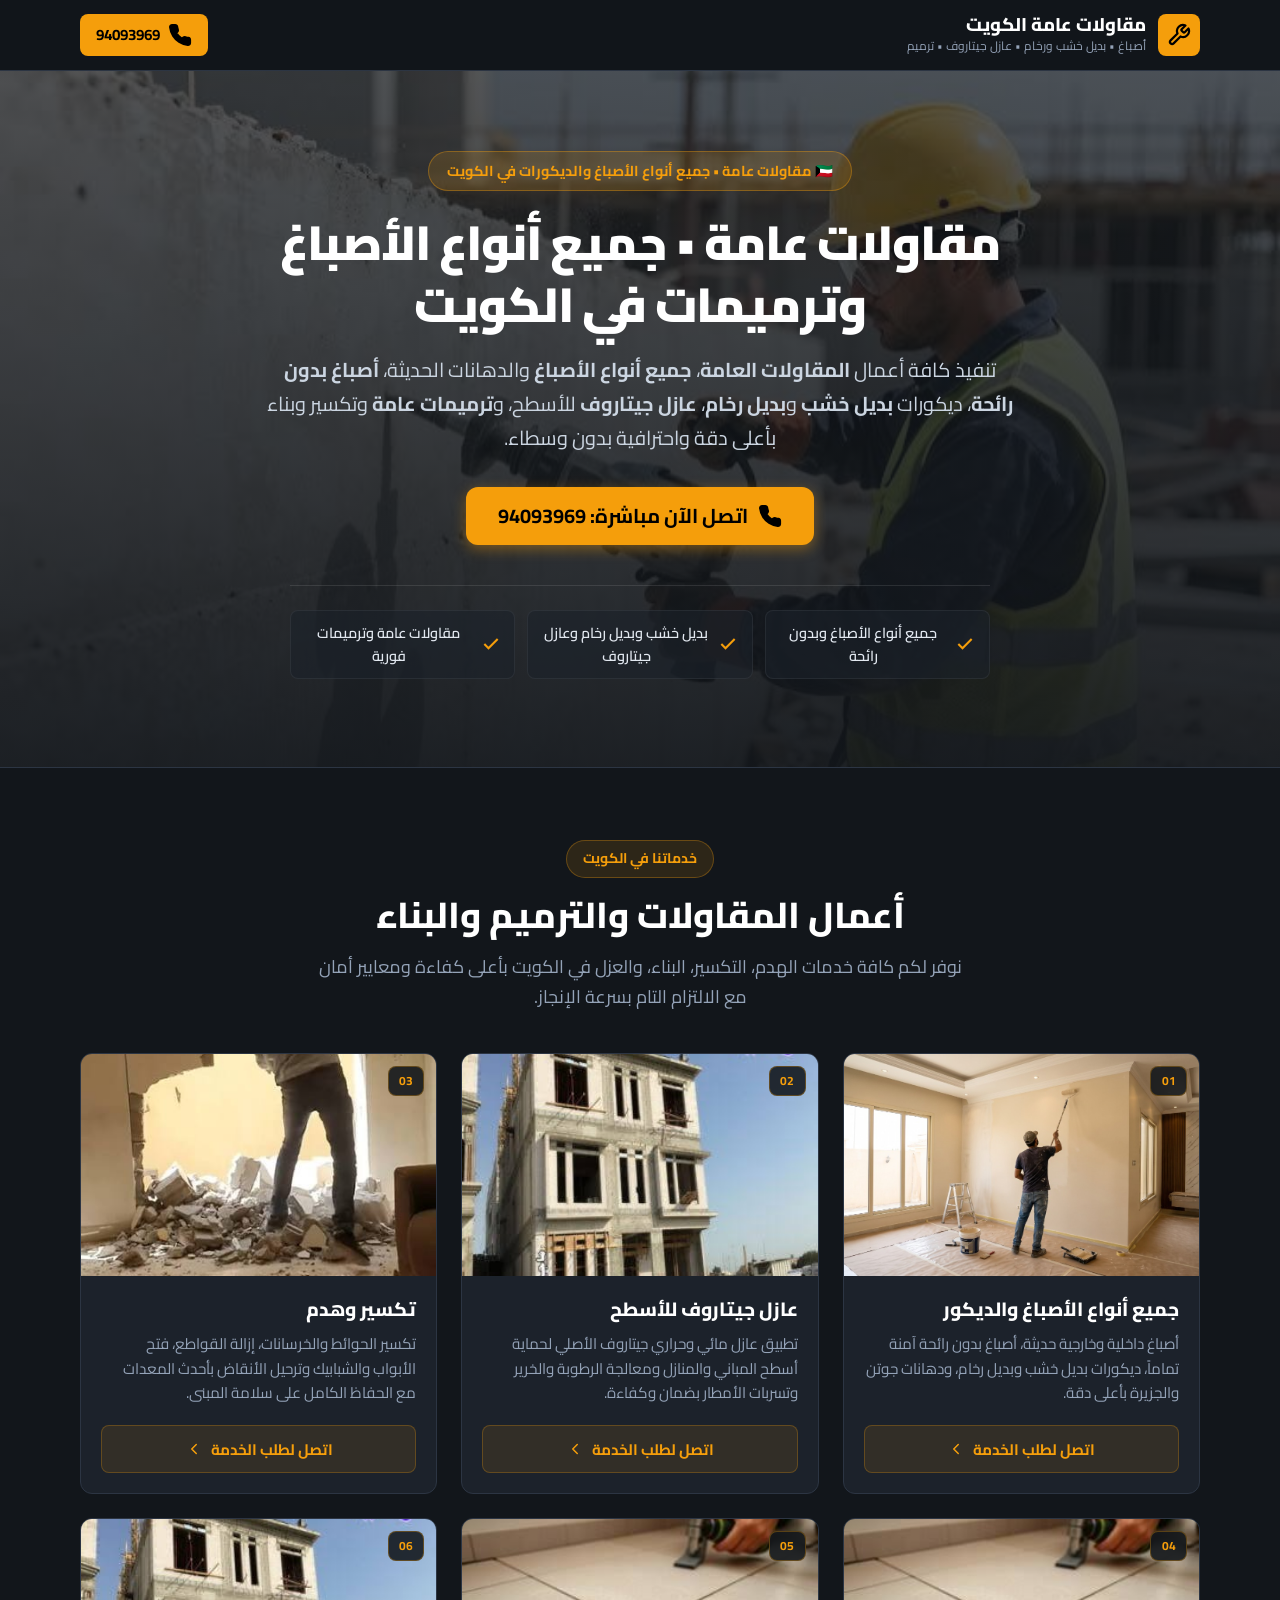
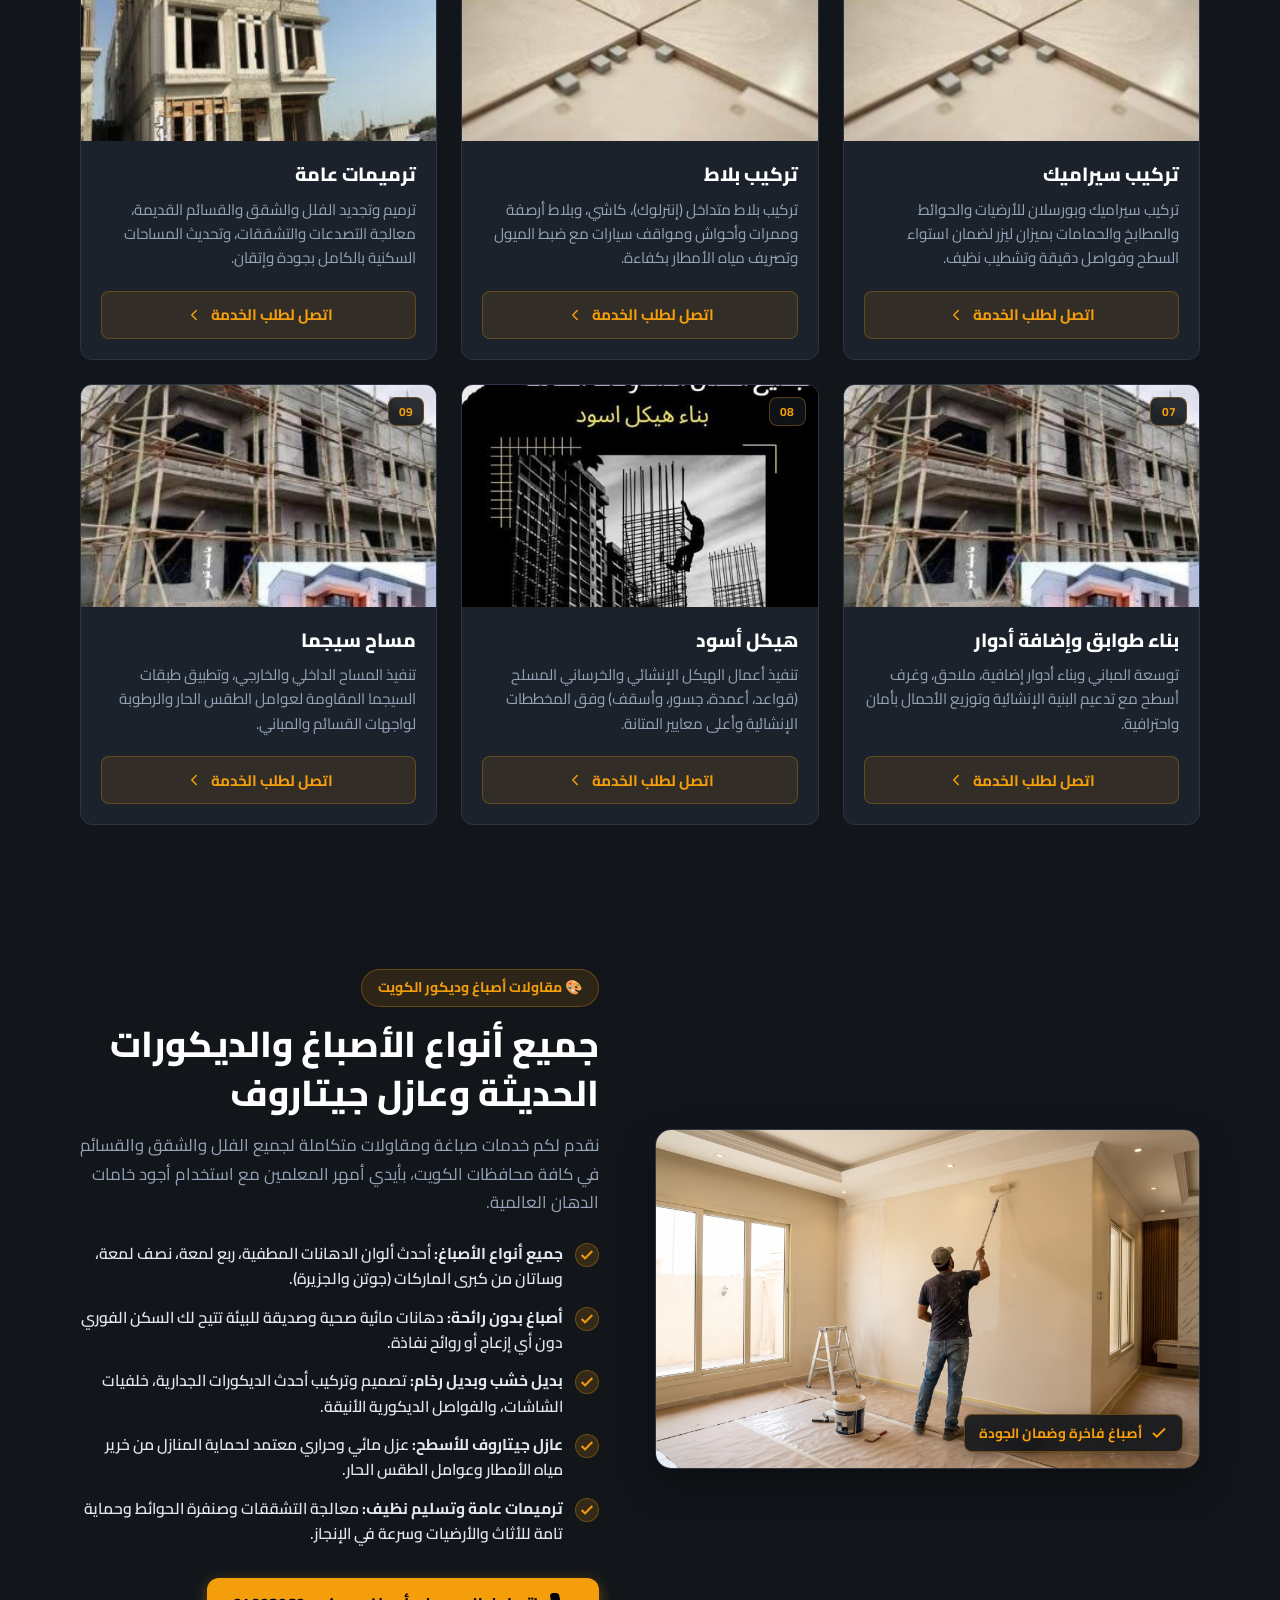
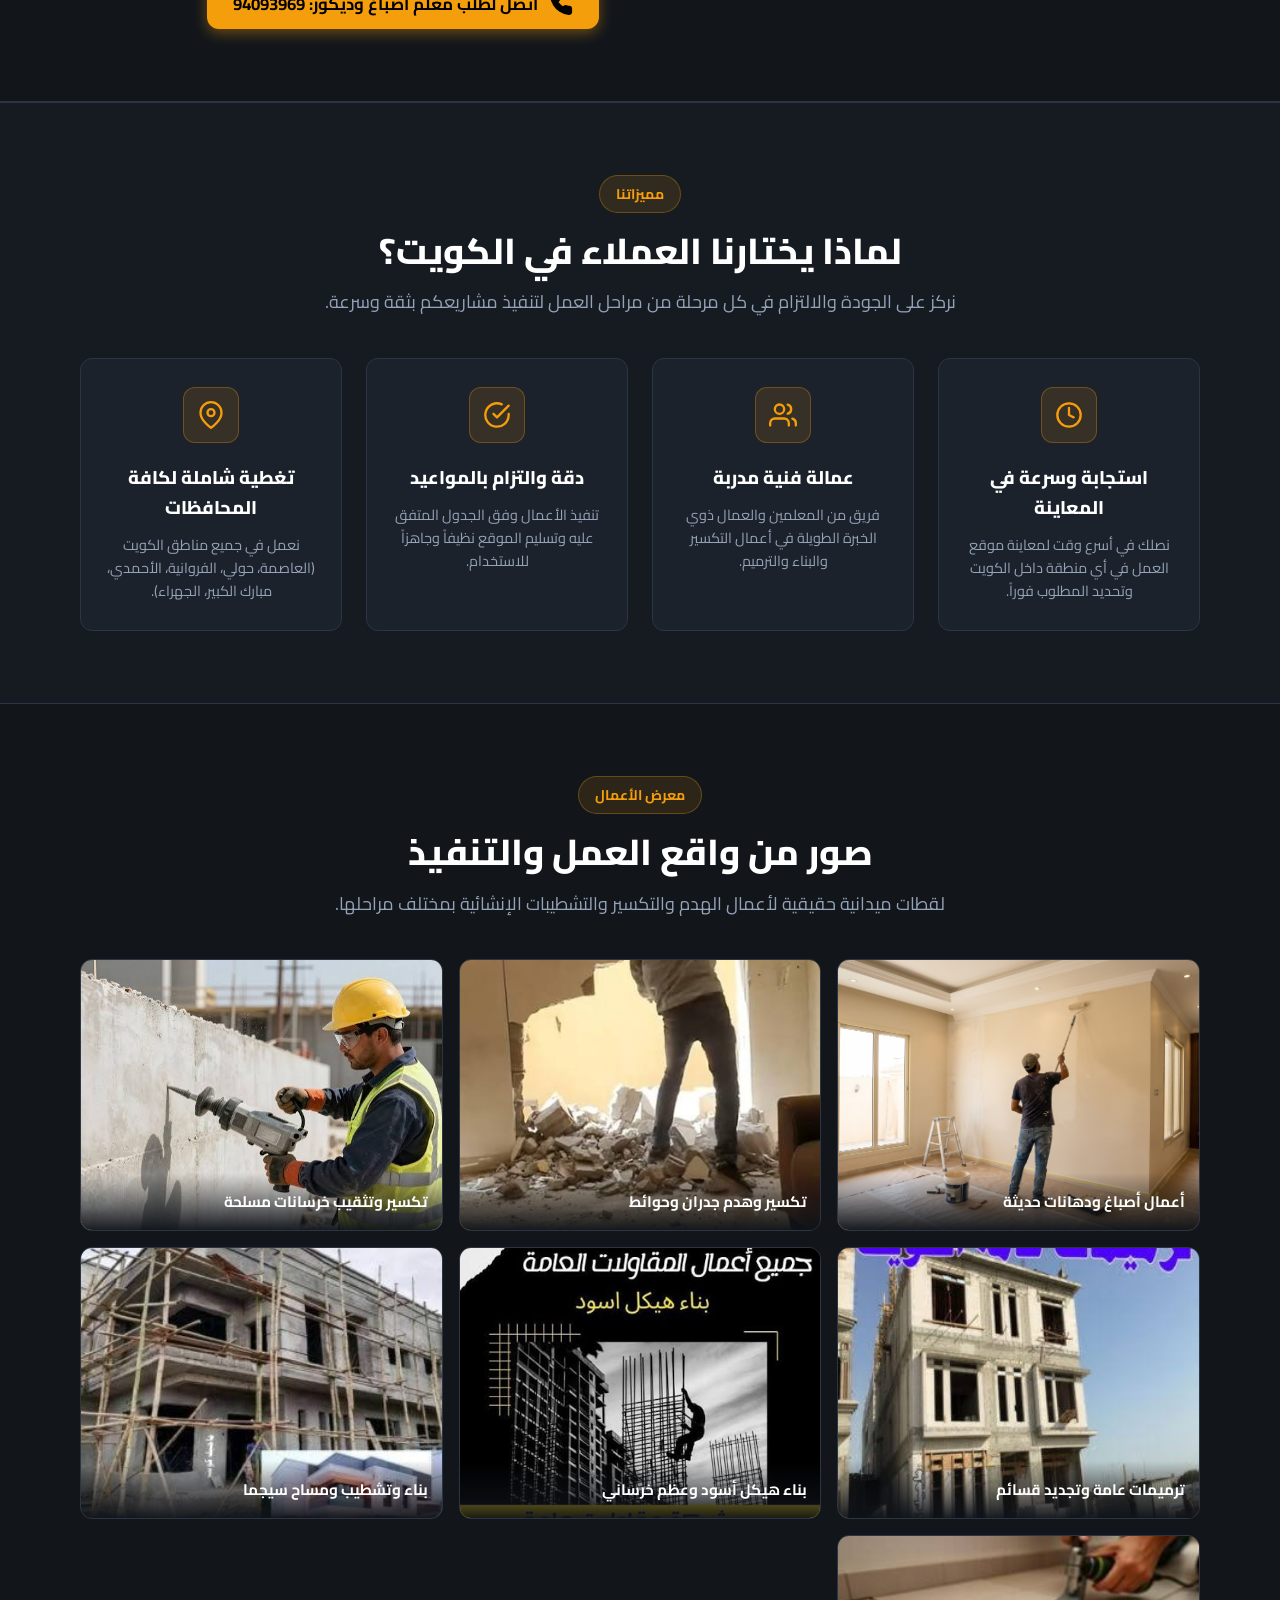
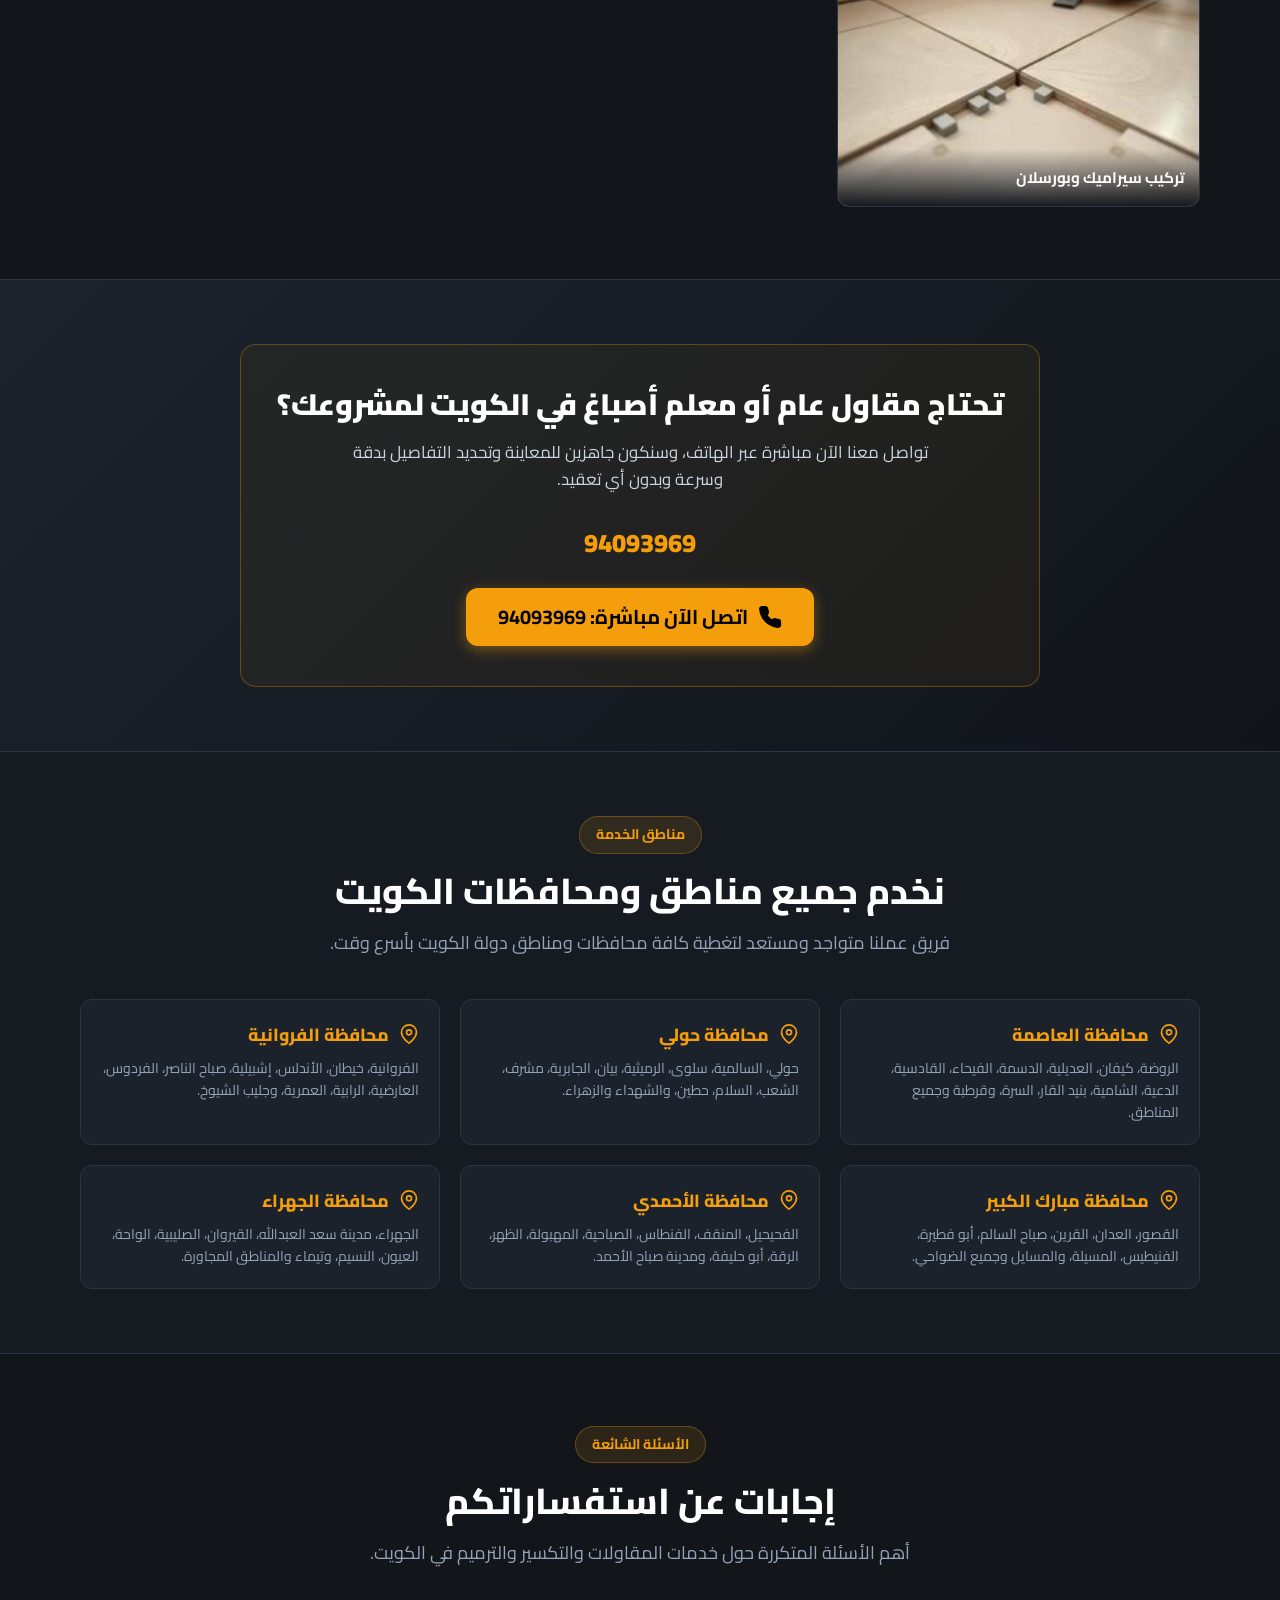
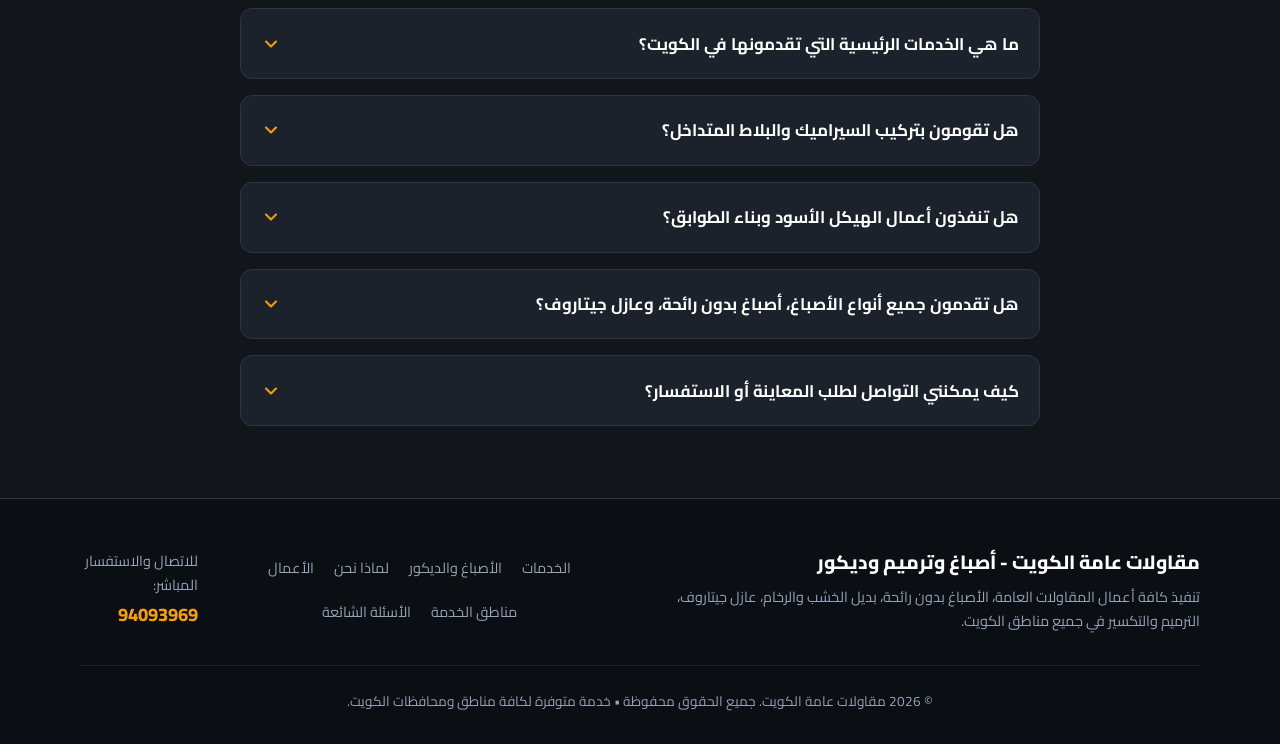
<file: index.html>
<!DOCTYPE html>
<html lang="ar" dir="rtl">
<head>
  <meta charset="UTF-8">
  <meta name="viewport" content="width=device-width, initial-scale=1.0">
  <title>مقاولات عامة وترميمات وأصباغ وديكورات في الكويت | اتصل 94093969</title>
  
  <!-- SEO Meta Tags -->
  <meta name="description" content="مقاولات عامة في الكويت: تنفيذ جميع أنواع الأصباغ والدهانات، أصباغ بدون رائحة، ديكورات بديل خشب وبديل رخام، عازل جيتاروف للأسطح، ترميمات عامة، وتكسير وبناء. اتصل الآن 94093969.">
  <meta name="keywords" content="مقاولات عامة الكويت, اصباغ الكويت, جميع انواع الاصباغ, بديل خشب, بديل رخام, عازل جيتاروف, اصباغ بدون رائحة, ترميمات عامة, صباغ الكويت, مقاول تكسير الكويت, مقاول ترميم الكويت">
  <meta name="author" content="مقاول الكويت">
  <meta name="robots" content="index, follow">
  
  <!-- Canonical URL (Replace with your actual domain when published) -->
  <link rel="canonical" href="https://moqawel-kuwait.com/">

  <!-- Open Graph / Social Media -->
  <meta property="og:type" content="website">
  <meta property="og:locale" content="ar_KW">
  <meta property="og:title" content="مقاولات عامة وترميمات وأصباغ وديكورات في الكويت | اتصل 94093969">
  <meta property="og:description" content="تنفيذ كافة أعمال المقاولات العامة، جميع أنواع الأصباغ والدهانات، أصباغ بدون رائحة، بديل خشب وبديل رخام، عازل جيتاروف، وترميمات عامة وتكسير في الكويت. اتصل الآن 94093969.">
  <meta property="og:url" content="https://moqawel-kuwait.com/">
  <meta property="og:image" content="assets/images/user-painting.jpg">

  <!-- Twitter Cards -->
  <meta name="twitter:card" content="summary_large_image">
  <meta name="twitter:title" content="مقاولات عامة وترميمات وأصباغ وديكورات في الكويت | اتصل 94093969">
  <meta name="twitter:description" content="أعمال المقاولات العامة، جميع أنواع الأصباغ، أصباغ بدون رائحة، بديل خشب ورخام، عازل جيتاروف، ترميمات عامة وتكسير في الكويت.">
  <meta name="twitter:image" content="assets/images/user-painting.jpg">

  <!-- Theme Color -->
  <meta name="theme-color" content="#12161b">

  <!-- Google Fonts Preconnect & Font (Cairo) -->
  <link rel="preconnect" href="https://fonts.googleapis.com">
  <link rel="preconnect" href="https://fonts.gstatic.com" crossorigin>
  <link href="https://fonts.googleapis.com/css2?family=Cairo:wght@400;600;700;800;900&display=swap" rel="stylesheet">

  <!-- Stylesheet -->
  <link rel="stylesheet" href="css/style.css">

  <!-- Schema.org JSON-LD Structured Data for LocalBusiness / GeneralContractor -->
  <script type="application/ld+json">
  {
    "@context": "https://schema.org",
    "@type": "GeneralContractor",
    "name": "مقاولات عامة وترميمات وأصباغ وديكورات الكويت",
    "image": "assets/images/user-painting.jpg",
    "telephone": "+96594093969",
    "url": "https://moqawel-kuwait.com/",
    "priceRange": "$$",
    "address": {
      "@type": "PostalAddress",
      "addressCountry": "KW",
      "addressRegion": "Kuwait"
    },
    "geo": {
      "@type": "GeoCoordinates",
      "latitude": 29.3759,
      "longitude": 47.9774
    },
    "areaServed": [
      { "@type": "AdministrativeArea", "name": "محافظة العاصمة" },
      { "@type": "AdministrativeArea", "name": "محافظة حولي" },
      { "@type": "AdministrativeArea", "name": "محافظة الفروانية" },
      { "@type": "AdministrativeArea", "name": "محافظة الأحمدي" },
      { "@type": "AdministrativeArea", "name": "محافظة مبارك الكبير" },
      { "@type": "AdministrativeArea", "name": "محافظة الجهراء" }
    ],
    "openingHoursSpecification": [
      {
        "@type": "OpeningHoursSpecification",
        "dayOfWeek": [
          "Monday",
          "Tuesday",
          "Wednesday",
          "Thursday",
          "Friday",
          "Saturday",
          "Sunday"
        ],
        "opens": "07:00",
        "closes": "22:00"
      }
    ],
    "hasOfferCatalog": {
      "@type": "OfferCatalog",
      "name": "خدمات المقاولات العامة والأصباغ والترميم في الكويت",
      "itemListElement": [
        { "@type": "Offer", "itemOffered": { "@type": "Service", "name": "مقاولات عامة" } },
        { "@type": "Offer", "itemOffered": { "@type": "Service", "name": "جميع أنواع الأصباغ" } },
        { "@type": "Offer", "itemOffered": { "@type": "Service", "name": "أصباغ بدون رائحة" } },
        { "@type": "Offer", "itemOffered": { "@type": "Service", "name": "بديل خشب وبديل رخام" } },
        { "@type": "Offer", "itemOffered": { "@type": "Service", "name": "عازل جيتاروف" } },
        { "@type": "Offer", "itemOffered": { "@type": "Service", "name": "ترميمات عامة" } },
        { "@type": "Offer", "itemOffered": { "@type": "Service", "name": "تكسير وهدم" } },
        { "@type": "Offer", "itemOffered": { "@type": "Service", "name": "تركيب سيراميك وبلاط" } },
        { "@type": "Offer", "itemOffered": { "@type": "Service", "name": "بناء طوابق وإضافة أدوار" } },
        { "@type": "Offer", "itemOffered": { "@type": "Service", "name": "هيكل أسود" } },
        { "@type": "Offer", "itemOffered": { "@type": "Service", "name": "مساح سيجما" } }
      ]
    }
  }
  </script>

  <!-- Google tag (gtag.js) -->
  <script async src="https://www.googletagmanager.com/gtag/js?id=AW-18406219764"></script>
  <script>
    window.dataLayer = window.dataLayer || [];
    function gtag(){dataLayer.push(arguments);}
    gtag('js', new Date());

    gtag('config', 'AW-18406219764');
  </script>
</head>
<body>

  <!-- ==================== 1. Header ==================== -->
  <header class="site-header" role="banner">
    <div class="container header-wrapper">
      <a href="#hero" class="brand" aria-label="الصفحة الرئيسية - مقاولات عامة الكويت">
        <div class="brand-icon" aria-hidden="true">
          <svg width="24" height="24" viewBox="0 0 24 24" fill="none" stroke="currentColor" stroke-width="2.2" stroke-linecap="round" stroke-linejoin="round">
            <path d="M14.7 6.3a1 1 0 0 0 0 1.4l1.6 1.6a1 1 0 0 0 1.4 0l3.77-3.77a6 6 0 0 1-7.94 7.94l-6.91 6.91a2.12 2.12 0 0 1-3-3l6.91-6.91a6 6 0 0 1 7.94-7.94l-3.76 3.76z"></path>
          </svg>
        </div>
        <div class="brand-text">
          <h1>مقاولات عامة الكويت</h1>
          <span>أصباغ • بديل خشب ورخام • عازل جيتاروف • ترميم</span>
        </div>
      </a>

      <div class="header-actions">
        <a href="tel:94093969" class="header-phone-btn" aria-label="اتصل الآن على رقم 94093969">
          <svg class="btn-icon" viewBox="0 0 24 24" fill="none" stroke="currentColor" stroke-width="2.2" stroke-linecap="round" stroke-linejoin="round" aria-hidden="true">
            <path d="M22 16.92v3a2 2 0 0 1-2.18 2 19.79 19.79 0 0 1-8.63-3.07 19.5 19.5 0 0 1-6-6 19.79 19.79 0 0 1-3.07-8.67A2 2 0 0 1 4.11 2h3a2 2 0 0 1 2 1.72 12.84 12.84 0 0 0 .7 2.81 2 2 0 0 1-.45 2.11L8.09 9.91a16 16 0 0 0 6 6l1.27-1.27a2 2 0 0 1 2.11-.45 12.84 12.84 0 0 0 2.81.7A2 2 0 0 1 22 16.92z"></path>
          </svg>
          <span>94093969</span>
        </a>
      </div>
    </div>
  </header>

  <main id="main-content">
    <!-- ==================== 2. Hero Section ==================== -->
    <section id="hero" class="hero-section">
      <div class="container hero-content">
        <div class="hero-badge">
          <span>🇰🇼 مقاولات عامة • جميع أنواع الأصباغ والديكورات في الكويت</span>
        </div>

        <h1 class="hero-title">مقاولات عامة • جميع أنواع الأصباغ وترميمات في الكويت</h1>

        <p class="hero-subtitle">
          تنفيذ كافة أعمال <strong>المقاولات العامة</strong>، <strong>جميع أنواع الأصباغ</strong> والدهانات الحديثة، <strong>أصباغ بدون رائحة</strong>، ديكورات <strong>بديل خشب</strong> و<strong>بديل رخام</strong>، <strong>عازل جيتاروف</strong> للأسطح، و<strong>ترميمات عامة</strong> وتكسير وبناء بأعلى دقة واحترافية بدون وسطاء.
        </p>

        <div class="hero-cta-box">
          <a href="tel:94093969" class="btn btn-primary btn-large" aria-label="اتصل الآن بالهاتف على 94093969">
            <svg class="btn-icon" viewBox="0 0 24 24" fill="none" stroke="currentColor" stroke-width="2.2" stroke-linecap="round" stroke-linejoin="round" aria-hidden="true">
              <path d="M22 16.92v3a2 2 0 0 1-2.18 2 19.79 19.79 0 0 1-8.63-3.07 19.5 19.5 0 0 1-6-6 19.79 19.79 0 0 1-3.07-8.67A2 2 0 0 1 4.11 2h3a2 2 0 0 1 2 1.72 12.84 12.84 0 0 0 .7 2.81 2 2 0 0 1-.45 2.11L8.09 9.91a16 16 0 0 0 6 6l1.27-1.27a2 2 0 0 1 2.11-.45 12.84 12.84 0 0 0 2.81.7A2 2 0 0 1 22 16.92z"></path>
            </svg>
            <span>اتصل الآن مباشرة: 94093969</span>
          </a>
        </div>

        <div class="hero-features">
          <div class="hero-feature-item">
            <svg width="20" height="20" viewBox="0 0 24 24" fill="none" stroke="currentColor" stroke-width="2.5">
              <polyline points="20 6 9 17 4 12"></polyline>
            </svg>
            <span>جميع أنواع الأصباغ وبدون رائحة</span>
          </div>
          <div class="hero-feature-item">
            <svg width="20" height="20" viewBox="0 0 24 24" fill="none" stroke="currentColor" stroke-width="2.5">
              <polyline points="20 6 9 17 4 12"></polyline>
            </svg>
            <span>بديل خشب وبديل رخام وعازل جيتاروف</span>
          </div>
          <div class="hero-feature-item">
            <svg width="20" height="20" viewBox="0 0 24 24" fill="none" stroke="currentColor" stroke-width="2.5">
              <polyline points="20 6 9 17 4 12"></polyline>
            </svg>
            <span>مقاولات عامة وترميمات فورية</span>
          </div>
        </div>
      </div>
    </section>

    <!-- ==================== 3. Services Section ==================== -->
    <section id="services" class="services-section">
      <div class="container">
        <div class="text-center">
          <span class="section-tag">خدماتنا في الكويت</span>
          <h2 class="section-title">أعمال المقاولات والترميم والبناء</h2>
          <p class="section-desc">
            نوفر لكم كافة خدمات الهدم، التكسير، البناء، والعزل في الكويت بأعلى كفاءة ومعايير أمان مع الالتزام التام بسرعة الإنجاز.
          </p>
        </div>

        <div class="services-grid">
          <!-- Service 1: الأصباغ والديكورات -->
          <article class="service-card">
            <div class="service-img-wrap">
              <img src="assets/images/user-painting.jpg" alt="جميع أنواع الأصباغ والديكورات وبديل الرخام والخشب في الكويت" width="400" height="250" loading="lazy">
              <span class="service-badge">01</span>
            </div>
            <div class="service-body">
              <h3 class="service-title">جميع أنواع الأصباغ والديكور</h3>
              <p class="service-desc">
                أصباغ داخلية وخارجية حديثة، أصباغ بدون رائحة آمنة تماماً، ديكورات بديل خشب وبديل رخام، ودهانات جوتن والجزيرة بأعلى دقة.
              </p>
              <a href="tel:94093969" class="service-btn" aria-label="اتصل لطلب خدمة الأصباغ والديكور">
                <span>اتصل لطلب الخدمة</span>
                <svg width="18" height="18" viewBox="0 0 24 24" fill="none" stroke="currentColor" stroke-width="2" stroke-linecap="round" stroke-linejoin="round" aria-hidden="true"><polyline points="15 18 9 12 15 6"></polyline></svg>
              </a>
            </div>
          </article>

          <!-- Service 2: عازل جيتاروف -->
          <article class="service-card">
            <div class="service-img-wrap">
              <img src="assets/images/user-renovation-building.jpg" alt="عازل جيتاروف للأسطح ومقاومة الخرير والرطوبة بالكويت" width="400" height="250" loading="lazy">
              <span class="service-badge">02</span>
            </div>
            <div class="service-body">
              <h3 class="service-title">عازل جيتاروف للأسطح</h3>
              <p class="service-desc">
                تطبيق عازل مائي وحراري جيتاروف الأصلي لحماية أسطح المباني والمنازل ومعالجة الرطوبة والخرير وتسربات الأمطار بضمان وكفاءة.
              </p>
              <a href="tel:94093969" class="service-btn" aria-label="اتصل لطلب عازل جيتاروف">
                <span>اتصل لطلب الخدمة</span>
                <svg width="18" height="18" viewBox="0 0 24 24" fill="none" stroke="currentColor" stroke-width="2" stroke-linecap="round" stroke-linejoin="round" aria-hidden="true"><polyline points="15 18 9 12 15 6"></polyline></svg>
              </a>
            </div>
          </article>

          <!-- Service 3: تكسير وهدم -->
          <article class="service-card">
            <div class="service-img-wrap">
              <img src="assets/images/user-demolition-wall.jpg" alt="أعمال تكسير وهدم جدران وخرسانات في الكويت" width="400" height="250" loading="lazy">
              <span class="service-badge">03</span>
            </div>
            <div class="service-body">
              <h3 class="service-title">تكسير وهدم</h3>
              <p class="service-desc">
                تكسير الحوائط والخرسانات، إزالة القواطع، فتح الأبواب والشبابيك وترحيل الأنقاض بأحدث المعدات مع الحفاظ الكامل على سلامة المبنى.
              </p>
              <a href="tel:94093969" class="service-btn" aria-label="اتصل لطلب خدمة تكسير وهدم">
                <span>اتصل لطلب الخدمة</span>
                <svg width="18" height="18" viewBox="0 0 24 24" fill="none" stroke="currentColor" stroke-width="2" stroke-linecap="round" stroke-linejoin="round" aria-hidden="true"><polyline points="15 18 9 12 15 6"></polyline></svg>
              </a>
            </div>
          </article>

          <!-- Service 4: تركيب سيراميك -->
          <article class="service-card">
            <div class="service-img-wrap">
              <img src="assets/images/user-ceramic.jpg" alt="تركيب سيراميك وبورسلان في الكويت" width="400" height="250" loading="lazy">
              <span class="service-badge">04</span>
            </div>
            <div class="service-body">
              <h3 class="service-title">تركيب سيراميك</h3>
              <p class="service-desc">
                تركيب سيراميك وبورسلان للأرضيات والحوائط والمطابخ والحمامات بميزان ليزر لضمان استواء السطح وفواصل دقيقة وتشطيب نظيف.
              </p>
              <a href="tel:94093969" class="service-btn" aria-label="اتصل لطلب خدمة تركيب سيراميك">
                <span>اتصل لطلب الخدمة</span>
                <svg width="18" height="18" viewBox="0 0 24 24" fill="none" stroke="currentColor" stroke-width="2" stroke-linecap="round" stroke-linejoin="round" aria-hidden="true"><polyline points="15 18 9 12 15 6"></polyline></svg>
              </a>
            </div>
          </article>

          <!-- Service 5: تركيب بلاط -->
          <article class="service-card">
            <div class="service-img-wrap">
              <img src="assets/images/user-ceramic.jpg" alt="تركيب بلاط متداخل وكاشي وأحواش في الكويت" width="400" height="250" loading="lazy">
              <span class="service-badge">05</span>
            </div>
            <div class="service-body">
              <h3 class="service-title">تركيب بلاط</h3>
              <p class="service-desc">
                تركيب بلاط متداخل (إنترلوك)، كاشي، وبلاط أرصفة وممرات وأحواش ومواقف سيارات مع ضبط الميول وتصريف مياه الأمطار بكفاءة.
              </p>
              <a href="tel:94093969" class="service-btn" aria-label="اتصل لطلب خدمة تركيب بلاط">
                <span>اتصل لطلب الخدمة</span>
                <svg width="18" height="18" viewBox="0 0 24 24" fill="none" stroke="currentColor" stroke-width="2" stroke-linecap="round" stroke-linejoin="round" aria-hidden="true"><polyline points="15 18 9 12 15 6"></polyline></svg>
              </a>
            </div>
          </article>

          <!-- Service 6: ترميمات عامة -->
          <article class="service-card">
            <div class="service-img-wrap">
              <img src="assets/images/user-renovation-building.jpg" alt="أعمال ترميم وتجديد منازل وقسائم في الكويت" width="400" height="250" loading="lazy">
              <span class="service-badge">06</span>
            </div>
            <div class="service-body">
              <h3 class="service-title">ترميمات عامة</h3>
              <p class="service-desc">
                ترميم وتجديد الفلل والشقق والقسائم القديمة، معالجة التصدعات والتشققات، وتحديث المساحات السكنية بالكامل بجودة وإتقان.
              </p>
              <a href="tel:94093969" class="service-btn" aria-label="اتصل لطلب خدمة ترميمات">
                <span>اتصل لطلب الخدمة</span>
                <svg width="18" height="18" viewBox="0 0 24 24" fill="none" stroke="currentColor" stroke-width="2" stroke-linecap="round" stroke-linejoin="round" aria-hidden="true"><polyline points="15 18 9 12 15 6"></polyline></svg>
              </a>
            </div>
          </article>

          <!-- Service 7: بناء طوابق -->
          <article class="service-card">
            <div class="service-img-wrap">
              <img src="assets/images/user-building-floors.jpg" alt="بناء طوابق وإضافة أدوار وتوسعات سكنية في الكويت" width="400" height="250" loading="lazy">
              <span class="service-badge">07</span>
            </div>
            <div class="service-body">
              <h3 class="service-title">بناء طوابق وإضافة أدوار</h3>
              <p class="service-desc">
                توسعة المباني وبناء أدوار إضافية، ملاحق، وغرف أسطح مع تدعيم البنية الإنشائية وتوزيع الأحمال بأمان واحترافية.
              </p>
              <a href="tel:94093969" class="service-btn" aria-label="اتصل لطلب خدمة بناء طوابق">
                <span>اتصل لطلب الخدمة</span>
                <svg width="18" height="18" viewBox="0 0 24 24" fill="none" stroke="currentColor" stroke-width="2" stroke-linecap="round" stroke-linejoin="round" aria-hidden="true"><polyline points="15 18 9 12 15 6"></polyline></svg>
              </a>
            </div>
          </article>

          <!-- Service 8: هيكل أسود -->
          <article class="service-card">
            <div class="service-img-wrap">
              <img src="assets/images/user-black-structure.jpg" alt="بناء هيكل أسود وعظم خرساني في الكويت" width="400" height="250" loading="lazy">
              <span class="service-badge">08</span>
            </div>
            <div class="service-body">
              <h3 class="service-title">هيكل أسود</h3>
              <p class="service-desc">
                تنفيذ أعمال الهيكل الإنشائي والخرساني المسلح (قواعد، أعمدة، جسور، وأسقف) وفق المخططات الإنشائية وأعلى معايير المتانة.
              </p>
              <a href="tel:94093969" class="service-btn" aria-label="اتصل لطلب خدمة هيكل أسود">
                <span>اتصل لطلب الخدمة</span>
                <svg width="18" height="18" viewBox="0 0 24 24" fill="none" stroke="currentColor" stroke-width="2" stroke-linecap="round" stroke-linejoin="round" aria-hidden="true"><polyline points="15 18 9 12 15 6"></polyline></svg>
              </a>
            </div>
          </article>

          <!-- Service 9: مساح سيجما -->
          <article class="service-card">
            <div class="service-img-wrap">
              <img src="assets/images/user-villa-facade.jpg" alt="أعمال مساح وسيجما واجهات خارجية في الكويت" width="400" height="250" loading="lazy">
              <span class="service-badge">09</span>
            </div>
            <div class="service-body">
              <h3 class="service-title">مساح سيجما</h3>
              <p class="service-desc">
                تنفيذ المساح الداخلي والخارجي، وتطبيق طبقات السيجما المقاومة لعوامل الطقس الحار والرطوبة لواجهات القسائم والمباني.
              </p>
              <a href="tel:94093969" class="service-btn" aria-label="اتصل لطلب خدمة مساح سيجما">
                <span>اتصل لطلب الخدمة</span>
                <svg width="18" height="18" viewBox="0 0 24 24" fill="none" stroke="currentColor" stroke-width="2" stroke-linecap="round" stroke-linejoin="round" aria-hidden="true"><polyline points="15 18 9 12 15 6"></polyline></svg>
              </a>
            </div>
          </article>
        </div>
      </div>
    </section>

    <!-- ==================== Section: Painting & Decor / أصباغ وديكورات الكويت ==================== -->
    <section id="painting" class="spotlight-section">
      <div class="container">
        <div class="spotlight-grid">
          <div class="spotlight-img-col">
            <div class="spotlight-img-wrap">
              <img src="assets/images/user-painting.jpg" alt="معلم صباغ ودهانات منازل وفلل وديكورات في الكويت" width="600" height="400" loading="lazy">
              <div class="spotlight-badge">
                <svg width="18" height="18" viewBox="0 0 24 24" fill="none" stroke="currentColor" stroke-width="2.5"><polyline points="20 6 9 17 4 12"></polyline></svg>
                <span>أصباغ فاخرة وضمان الجودة</span>
              </div>
            </div>
          </div>
          <div class="spotlight-content">
            <span class="section-tag">🎨 مقاولات أصباغ وديكور الكويت</span>
            <h2 class="section-title">جميع أنواع الأصباغ والديكورات الحديثة وعازل جيتاروف</h2>
            <p class="spotlight-desc">
              نقدم لكم خدمات صباغة ومقاولات متكاملة لجميع الفلل والشقق والقسائم في كافة محافظات الكويت، بأيدي أمهر المعلمين مع استخدام أجود خامات الدهان العالمية.
            </p>
            <ul class="spotlight-features">
              <li class="spotlight-feature-item">
                <span class="spotlight-feature-icon" aria-hidden="true">
                  <svg width="16" height="16" viewBox="0 0 24 24" fill="none" stroke="currentColor" stroke-width="3"><polyline points="20 6 9 17 4 12"></polyline></svg>
                </span>
                <span><strong>جميع أنواع الأصباغ:</strong> أحدث ألوان الدهانات المطفية، ربع لمعة، نصف لمعة، وساتان من كبرى الماركات (جوتن والجزيرة).</span>
              </li>
              <li class="spotlight-feature-item">
                <span class="spotlight-feature-icon" aria-hidden="true">
                  <svg width="16" height="16" viewBox="0 0 24 24" fill="none" stroke="currentColor" stroke-width="3"><polyline points="20 6 9 17 4 12"></polyline></svg>
                </span>
                <span><strong>أصباغ بدون رائحة:</strong> دهانات مائية صحية وصديقة للبيئة تتيح لك السكن الفوري دون أي إزعاج أو روائح نفاذة.</span>
              </li>
              <li class="spotlight-feature-item">
                <span class="spotlight-feature-icon" aria-hidden="true">
                  <svg width="16" height="16" viewBox="0 0 24 24" fill="none" stroke="currentColor" stroke-width="3"><polyline points="20 6 9 17 4 12"></polyline></svg>
                </span>
                <span><strong>بديل خشب وبديل رخام:</strong> تصميم وتركيب أحدث الديكورات الجدارية، خلفيات الشاشات، والفواصل الديكورية الأنيقة.</span>
              </li>
              <li class="spotlight-feature-item">
                <span class="spotlight-feature-icon" aria-hidden="true">
                  <svg width="16" height="16" viewBox="0 0 24 24" fill="none" stroke="currentColor" stroke-width="3"><polyline points="20 6 9 17 4 12"></polyline></svg>
                </span>
                <span><strong>عازل جيتاروف للأسطح:</strong> عزل مائي وحراري معتمد لحماية المنازل من خرير مياه الأمطار وعوامل الطقس الحار.</span>
              </li>
              <li class="spotlight-feature-item">
                <span class="spotlight-feature-icon" aria-hidden="true">
                  <svg width="16" height="16" viewBox="0 0 24 24" fill="none" stroke="currentColor" stroke-width="3"><polyline points="20 6 9 17 4 12"></polyline></svg>
                </span>
                <span><strong>ترميمات عامة وتسليم نظيف:</strong> معالجة التشققات وصنفرة الحوائط وحماية تامة للأثاث والأرضيات وسرعة في الإنجاز.</span>
              </li>
            </ul>
            <div class="spotlight-actions">
              <a href="tel:94093969" class="btn btn-primary" aria-label="اتصل لطلب معلم أصباغ 94093969">
                <svg class="btn-icon" viewBox="0 0 24 24" fill="none" stroke="currentColor" stroke-width="2.2" stroke-linecap="round" stroke-linejoin="round" aria-hidden="true">
                  <path d="M22 16.92v3a2 2 0 0 1-2.18 2 19.79 19.79 0 0 1-8.63-3.07 19.5 19.5 0 0 1-6-6 19.79 19.79 0 0 1-3.07-8.67A2 2 0 0 1 4.11 2h3a2 2 0 0 1 2 1.72 12.84 12.84 0 0 0 .7 2.81 2 2 0 0 1-.45 2.11L8.09 9.91a16 16 0 0 0 6 6l1.27-1.27a2 2 0 0 1 2.11-.45 12.84 12.84 0 0 0 2.81.7A2 2 0 0 1 22 16.92z"></path>
                </svg>
                <span>اتصل لطلب معلم أصباغ وديكور: 94093969</span>
              </a>
            </div>
          </div>
        </div>
      </div>
    </section>

    <!-- ==================== 4. Why Choose Us ==================== -->
    <section id="why-us" class="why-section">
      <div class="container">
        <div class="text-center">
          <span class="section-tag">مميزاتنا</span>
          <h2 class="section-title">لماذا يختارنا العملاء في الكويت؟</h2>
          <p class="section-desc">
            نركز على الجودة والالتزام في كل مرحلة من مراحل العمل لتنفيذ مشاريعكم بثقة وسرعة.
          </p>
        </div>

        <div class="features-grid">
          <div class="feature-card">
            <div class="feature-icon-box" aria-hidden="true">
              <svg width="28" height="28" viewBox="0 0 24 24" fill="none" stroke="currentColor" stroke-width="2" stroke-linecap="round" stroke-linejoin="round">
                <circle cx="12" cy="12" r="10"></circle>
                <polyline points="12 6 12 12 16 14"></polyline>
              </svg>
            </div>
            <h3>استجابة وسرعة في المعاينة</h3>
            <p>نصلك في أسرع وقت لمعاينة موقع العمل في أي منطقة داخل الكويت وتحديد المطلوب فوراً.</p>
          </div>

          <div class="feature-card">
            <div class="feature-icon-box" aria-hidden="true">
              <svg width="28" height="28" viewBox="0 0 24 24" fill="none" stroke="currentColor" stroke-width="2" stroke-linecap="round" stroke-linejoin="round">
                <path d="M17 21v-2a4 4 0 0 0-4-4H5a4 4 0 0 0-4 4v2"></path>
                <circle cx="9" cy="7" r="4"></circle>
                <path d="M23 21v-2a4 4 0 0 0-3-3.87"></path>
                <path d="M16 3.13a4 4 0 0 1 0 7.75"></path>
              </svg>
            </div>
            <h3>عمالة فنية مدربة</h3>
            <p>فريق من المعلمين والعمال ذوي الخبرة الطويلة في أعمال التكسير والبناء والترميم.</p>
          </div>

          <div class="feature-card">
            <div class="feature-icon-box" aria-hidden="true">
              <svg width="28" height="28" viewBox="0 0 24 24" fill="none" stroke="currentColor" stroke-width="2" stroke-linecap="round" stroke-linejoin="round">
                <path d="M22 11.08V12a10 10 0 1 1-5.93-9.14"></path>
                <polyline points="22 4 12 14.01 9 11.01"></polyline>
              </svg>
            </div>
            <h3>دقة والتزام بالمواعيد</h3>
            <p>تنفيذ الأعمال وفق الجدول المتفق عليه وتسليم الموقع نظيفاً وجاهزاً للاستخدام.</p>
          </div>

          <div class="feature-card">
            <div class="feature-icon-box" aria-hidden="true">
              <svg width="28" height="28" viewBox="0 0 24 24" fill="none" stroke="currentColor" stroke-width="2" stroke-linecap="round" stroke-linejoin="round">
                <path d="M21 10c0 7-9 13-9 13s-9-6-9-13a9 9 0 0 1 18 0z"></path>
                <circle cx="12" cy="10" r="3"></circle>
              </svg>
            </div>
            <h3>تغطية شاملة لكافة المحافظات</h3>
            <p>نعمل في جميع مناطق الكويت (العاصمة، حولي، الفروانية، الأحمدي، مبارك الكبير، الجهراء).</p>
          </div>
        </div>
      </div>
    </section>

    <!-- ==================== 5. Gallery Section ==================== -->
    <section id="gallery" class="gallery-section">
      <div class="container">
        <div class="text-center">
          <span class="section-tag">معرض الأعمال</span>
          <h2 class="section-title">صور من واقع العمل والتنفيذ</h2>
          <p class="section-desc">
            لقطات ميدانية حقيقية لأعمال الهدم والتكسير والتشطيبات الإنشائية بمختلف مراحلها.
          </p>
        </div>

        <div class="gallery-grid">
          <div class="gallery-item">
            <img src="assets/images/user-painting.jpg" alt="أعمال أصباغ ودهانات حديثة داخلية وخارجية في الكويت" width="400" height="300" loading="lazy">
            <div class="gallery-caption">أعمال أصباغ ودهانات حديثة</div>
          </div>
          <div class="gallery-item">
            <img src="assets/images/user-demolition-wall.jpg" alt="أعمال تكسير وهدم جدران وترحيل أنقاض في الكويت" width="400" height="300" loading="lazy">
            <div class="gallery-caption">تكسير وهدم جدران وحوائط</div>
          </div>
          <div class="gallery-item">
            <img src="assets/images/user-drilling-worker.jpg" alt="معلم تكسير وتثقيب خرسانات بأحدث المعدات" width="400" height="300" loading="lazy">
            <div class="gallery-caption">تكسير وتثقيب خرسانات مسلحة</div>
          </div>
          <div class="gallery-item">
            <img src="assets/images/user-renovation-building.jpg" alt="أعمال ترميمات عامة وتجديد مباني وقسائم بالكويت" width="400" height="300" loading="lazy">
            <div class="gallery-caption">ترميمات عامة وتجديد قسائم</div>
          </div>
          <div class="gallery-item">
            <img src="assets/images/user-black-structure.jpg" alt="بناء هيكل أسود وأعمال الخرسانة المسلحة" width="400" height="300" loading="lazy">
            <div class="gallery-caption">بناء هيكل أسود وعظم خرساني</div>
          </div>
          <div class="gallery-item">
            <img src="assets/images/user-villa-facade.jpg" alt="أعمال مساح وسيجما وبناء واجهات القسائم" width="400" height="300" loading="lazy">
            <div class="gallery-caption">بناء وتشطيب ومساح سيجما</div>
          </div>
          <div class="gallery-item">
            <img src="assets/images/user-ceramic.jpg" alt="تركيب السيراميك والبورسلان للأرضيات والحوائط" width="400" height="300" loading="lazy">
            <div class="gallery-caption">تركيب سيراميك وبورسلان</div>
          </div>
        </div>
      </div>
    </section>

    <!-- ==================== 6. Direct Call CTA Banner ==================== -->
    <section class="cta-banner-section">
      <div class="container">
        <div class="cta-banner-box">
          <h2>تحتاج مقاول عام أو معلم أصباغ في الكويت لمشروعك؟</h2>
          <p>
            تواصل معنا الآن مباشرة عبر الهاتف، وسنكون جاهزين للمعاينة وتحديد التفاصيل بدقة وسرعة وبدون أي تعقيد.
          </p>
          <div class="cta-phone-highlight">94093969</div>
          <div class="cta-buttons">
            <a href="tel:94093969" class="btn btn-primary btn-large" aria-label="اتصل الآن على رقم 94093969">
              <svg class="btn-icon" viewBox="0 0 24 24" fill="none" stroke="currentColor" stroke-width="2.2" stroke-linecap="round" stroke-linejoin="round" aria-hidden="true">
                <path d="M22 16.92v3a2 2 0 0 1-2.18 2 19.79 19.79 0 0 1-8.63-3.07 19.5 19.5 0 0 1-6-6 19.79 19.79 0 0 1-3.07-8.67A2 2 0 0 1 4.11 2h3a2 2 0 0 1 2 1.72 12.84 12.84 0 0 0 .7 2.81 2 2 0 0 1-.45 2.11L8.09 9.91a16 16 0 0 0 6 6l1.27-1.27a2 2 0 0 1 2.11-.45 12.84 12.84 0 0 0 2.81.7A2 2 0 0 1 22 16.92z"></path>
              </svg>
              <span>اتصل الآن مباشرة: 94093969</span>
            </a>
          </div>
        </div>
      </div>
    </section>

    <!-- ==================== 7. Service Areas ==================== -->
    <section id="areas" class="areas-section">
      <div class="container">
        <div class="text-center">
          <span class="section-tag">مناطق الخدمة</span>
          <h2 class="section-title">نخدم جميع مناطق ومحافظات الكويت</h2>
          <p class="section-desc">
            فريق عملنا متواجد ومستعد لتغطية كافة محافظات ومناطق دولة الكويت بأسرع وقت.
          </p>
        </div>

        <div class="areas-grid">
          <div class="area-card">
            <div class="area-header">
              <svg width="20" height="20" viewBox="0 0 24 24" fill="none" stroke="currentColor" stroke-width="2">
                <path d="M21 10c0 7-9 13-9 13s-9-6-9-13a9 9 0 0 1 18 0z"></path>
                <circle cx="12" cy="10" r="3"></circle>
              </svg>
              <span>محافظة العاصمة</span>
            </div>
            <p>الروضة، كيفان، العديلية، الدسمة، الفيحاء، القادسية، الدعية، الشامية، بنيد القار، السرة، وقرطبة وجميع المناطق.</p>
          </div>

          <div class="area-card">
            <div class="area-header">
              <svg width="20" height="20" viewBox="0 0 24 24" fill="none" stroke="currentColor" stroke-width="2">
                <path d="M21 10c0 7-9 13-9 13s-9-6-9-13a9 9 0 0 1 18 0z"></path>
                <circle cx="12" cy="10" r="3"></circle>
              </svg>
              <span>محافظة حولي</span>
            </div>
            <p>حولي، السالمية، سلوى، الرميثية، بيان، الجابرية، مشرف، الشعب، السلام، حطين، والشهداء والزهراء.</p>
          </div>

          <div class="area-card">
            <div class="area-header">
              <svg width="20" height="20" viewBox="0 0 24 24" fill="none" stroke="currentColor" stroke-width="2">
                <path d="M21 10c0 7-9 13-9 13s-9-6-9-13a9 9 0 0 1 18 0z"></path>
                <circle cx="12" cy="10" r="3"></circle>
              </svg>
              <span>محافظة الفروانية</span>
            </div>
            <p>الفروانية، خيطان، الأندلس، إشبيلية، صباح الناصر، الفردوس، العارضية، الرابية، العمرية، وجليب الشيوخ.</p>
          </div>

          <div class="area-card">
            <div class="area-header">
              <svg width="20" height="20" viewBox="0 0 24 24" fill="none" stroke="currentColor" stroke-width="2">
                <path d="M21 10c0 7-9 13-9 13s-9-6-9-13a9 9 0 0 1 18 0z"></path>
                <circle cx="12" cy="10" r="3"></circle>
              </svg>
              <span>محافظة مبارك الكبير</span>
            </div>
            <p>القصور، العدان، القرين، صباح السالم، أبو فطيرة، الفنيطيس، المسيلة، والمسايل وجميع الضواحي.</p>
          </div>

          <div class="area-card">
            <div class="area-header">
              <svg width="20" height="20" viewBox="0 0 24 24" fill="none" stroke="currentColor" stroke-width="2">
                <path d="M21 10c0 7-9 13-9 13s-9-6-9-13a9 9 0 0 1 18 0z"></path>
                <circle cx="12" cy="10" r="3"></circle>
              </svg>
              <span>محافظة الأحمدي</span>
            </div>
            <p>الفحيحيل، المنقف، الفنطاس، الصباحية، المهبولة، الظهر، الرقة، أبو حليفة، ومدينة صباح الأحمد.</p>
          </div>

          <div class="area-card">
            <div class="area-header">
              <svg width="20" height="20" viewBox="0 0 24 24" fill="none" stroke="currentColor" stroke-width="2">
                <path d="M21 10c0 7-9 13-9 13s-9-6-9-13a9 9 0 0 1 18 0z"></path>
                <circle cx="12" cy="10" r="3"></circle>
              </svg>
              <span>محافظة الجهراء</span>
            </div>
            <p>الجهراء، مدينة سعد العبدالله، القيروان، الصليبية، الواحة، العيون، النسيم، وتيماء والمناطق المجاورة.</p>
          </div>
        </div>
      </div>
    </section>

    <!-- ==================== 8. FAQ Section ==================== -->
    <section id="faq" class="faq-section">
      <div class="container">
        <div class="text-center">
          <span class="section-tag">الأسئلة الشائعة</span>
          <h2 class="section-title">إجابات عن استفساراتكم</h2>
          <p class="section-desc">
            أهم الأسئلة المتكررة حول خدمات المقاولات والتكسير والترميم في الكويت.
          </p>
        </div>

        <div class="faq-list">
          <div class="faq-item">
            <button class="faq-question" type="button" aria-expanded="false">
              <span>ما هي الخدمات الرئيسية التي تقدمونها في الكويت؟</span>
              <svg class="faq-icon" viewBox="0 0 24 24" fill="none" stroke="currentColor" stroke-width="2.5" stroke-linecap="round" stroke-linejoin="round" aria-hidden="true">
                <polyline points="6 9 12 15 18 9"></polyline>
              </svg>
            </button>
            <div class="faq-answer">
              <p>نقدم حزمة شاملة تشمل: تكسير وهدم الجدران والخرسانات، تركيب السيراميك والبورسلان، تركيب البلاط والكاشي والإنترلوك، أعمال الترميمات العامة، بناء الطوابق وإضافة الأدوار، بناء الهيكل الأسود، بناء الطابوق بأنواعه، وأعمال المساح والسيجما للواجهات.</p>
            </div>
          </div>

          <div class="faq-item">
            <button class="faq-question" type="button" aria-expanded="false">
              <span>هل تقومون بتركيب السيراميك والبلاط المتداخل؟</span>
              <svg class="faq-icon" viewBox="0 0 24 24" fill="none" stroke="currentColor" stroke-width="2.5" stroke-linecap="round" stroke-linejoin="round" aria-hidden="true">
                <polyline points="6 9 12 15 18 9"></polyline>
              </svg>
            </button>
            <div class="faq-answer">
              <p>نعم، يقوم معلمونا بتركيب سيراميك وبورسلان الأرضيات والجدران بدقة متناهية، بالإضافة إلى تركيب البلاط المتداخل (إنترلوك) والكاشي للأحواش والممرات ومواقف السيارات مع ضبط الميول المناسب.</p>
            </div>
          </div>

          <div class="faq-item">
            <button class="faq-question" type="button" aria-expanded="false">
              <span>هل تنفذون أعمال الهيكل الأسود وبناء الطوابق؟</span>
              <svg class="faq-icon" viewBox="0 0 24 24" fill="none" stroke="currentColor" stroke-width="2.5" stroke-linecap="round" stroke-linejoin="round" aria-hidden="true">
                <polyline points="6 9 12 15 18 9"></polyline>
              </svg>
            </button>
            <div class="faq-answer">
              <p>نعم، نقوم بتنفيذ أعمال الهيكل الخرساني الأسود وتوسعة المباني وبناء الطوابق الإضافية والملاحق وفق المواصفات والمخططات الهندسية.</p>
            </div>
          </div>

          <div class="faq-item">
            <button class="faq-question" type="button" aria-expanded="false">
              <span>هل تقدمون جميع أنواع الأصباغ، أصباغ بدون رائحة، وعازل جيتاروف؟</span>
              <svg class="faq-icon" viewBox="0 0 24 24" fill="none" stroke="currentColor" stroke-width="2.5" stroke-linecap="round" stroke-linejoin="round" aria-hidden="true">
                <polyline points="6 9 12 15 18 9"></polyline>
              </svg>
            </button>
            <div class="faq-answer">
              <p>نعم، نوفر كافة أعمال الأصباغ والدهانات الحديثة بما في ذلك أصباغ بدون رائحة للمنازل المسكونة، تركيب ديكورات بديل خشب وبديل رخام، وتطبيق عازل جيتاروف المائي والحراري للأسطح والجدران لضمان حماية تامة ضد الخرير والرطوبة.</p>
            </div>
          </div>

          <div class="faq-item">
            <button class="faq-question" type="button" aria-expanded="false">
              <span>كيف يمكنني التواصل لطلب المعاينة أو الاستفسار؟</span>
              <svg class="faq-icon" viewBox="0 0 24 24" fill="none" stroke="currentColor" stroke-width="2.5" stroke-linecap="round" stroke-linejoin="round" aria-hidden="true">
                <polyline points="6 9 12 15 18 9"></polyline>
              </svg>
            </button>
            <div class="faq-answer">
              <p>يمكنك الاتصال بنا مباشرة على الرقم <strong>94093969</strong> أو الضغط على زر الاتصال في الصفحة لمعاينة موقعك وتحديد كافة التفاصيل والأسعار بدقة وسرعة.</p>
            </div>
          </div>
        </div>
      </div>
    </section>
  </main>

  <!-- ==================== 9. Footer ==================== -->
  <footer class="site-footer" role="contentinfo">
    <div class="container">
      <div class="footer-content">
        <div class="footer-brand">
          <h4>مقاولات عامة الكويت - أصباغ وترميم وديكور</h4>
          <p>تنفيذ كافة أعمال المقاولات العامة، الأصباغ بدون رائحة، بديل الخشب والرخام، عازل جيتاروف، الترميم والتكسير في جميع مناطق الكويت.</p>
        </div>

        <div class="footer-links">
          <a href="#services">الخدمات</a>
          <a href="#painting">الأصباغ والديكور</a>
          <a href="#why-us">لماذا نحن</a>
          <a href="#gallery">الأعمال</a>
          <a href="#areas">مناطق الخدمة</a>
          <a href="#faq">الأسئلة الشائعة</a>
        </div>

        <div class="footer-contact">
          <p class="text-muted" style="margin-bottom: 0.25rem;">للاتصال والاستفسار المباشر:</p>
          <a href="tel:94093969" class="footer-phone" aria-label="رقم هاتف مقاولات عامة الكويت 94093969">94093969</a>
        </div>
      </div>

      <div class="footer-bottom">
        <p>&copy; 2026 مقاولات عامة الكويت. جميع الحقوق محفوظة • خدمة متوفرة لكافة مناطق ومحافظات الكويت.</p>
      </div>
    </div>
  </footer>

  <!-- ==================== 10. Sticky Mobile Call Bar ==================== -->
  <aside class="sticky-call-bar" aria-label="شريط الاتصال السريع للجوال">
    <a href="tel:94093969" class="sticky-call-btn" aria-label="اتصل الآن على رقم 94093969">
      <svg width="22" height="22" viewBox="0 0 24 24" fill="none" stroke="currentColor" stroke-width="2.5" stroke-linecap="round" stroke-linejoin="round" aria-hidden="true">
        <path d="M22 16.92v3a2 2 0 0 1-2.18 2 19.79 19.79 0 0 1-8.63-3.07 19.5 19.5 0 0 1-6-6 19.79 19.79 0 0 1-3.07-8.67A2 2 0 0 1 4.11 2h3a2 2 0 0 1 2 1.72 12.84 12.84 0 0 0 .7 2.81 2 2 0 0 1-.45 2.11L8.09 9.91a16 16 0 0 0 6 6l1.27-1.27a2 2 0 0 1 2.11-.45 12.84 12.84 0 0 0 2.81.7A2 2 0 0 1 22 16.92z"></path>
      </svg>
      <span>اتصل الآن مباشرة: 94093969</span>
    </a>
  </aside>

  <!-- JavaScript -->
  <script src="js/main.js"></script>
</body>
</html>
</file>
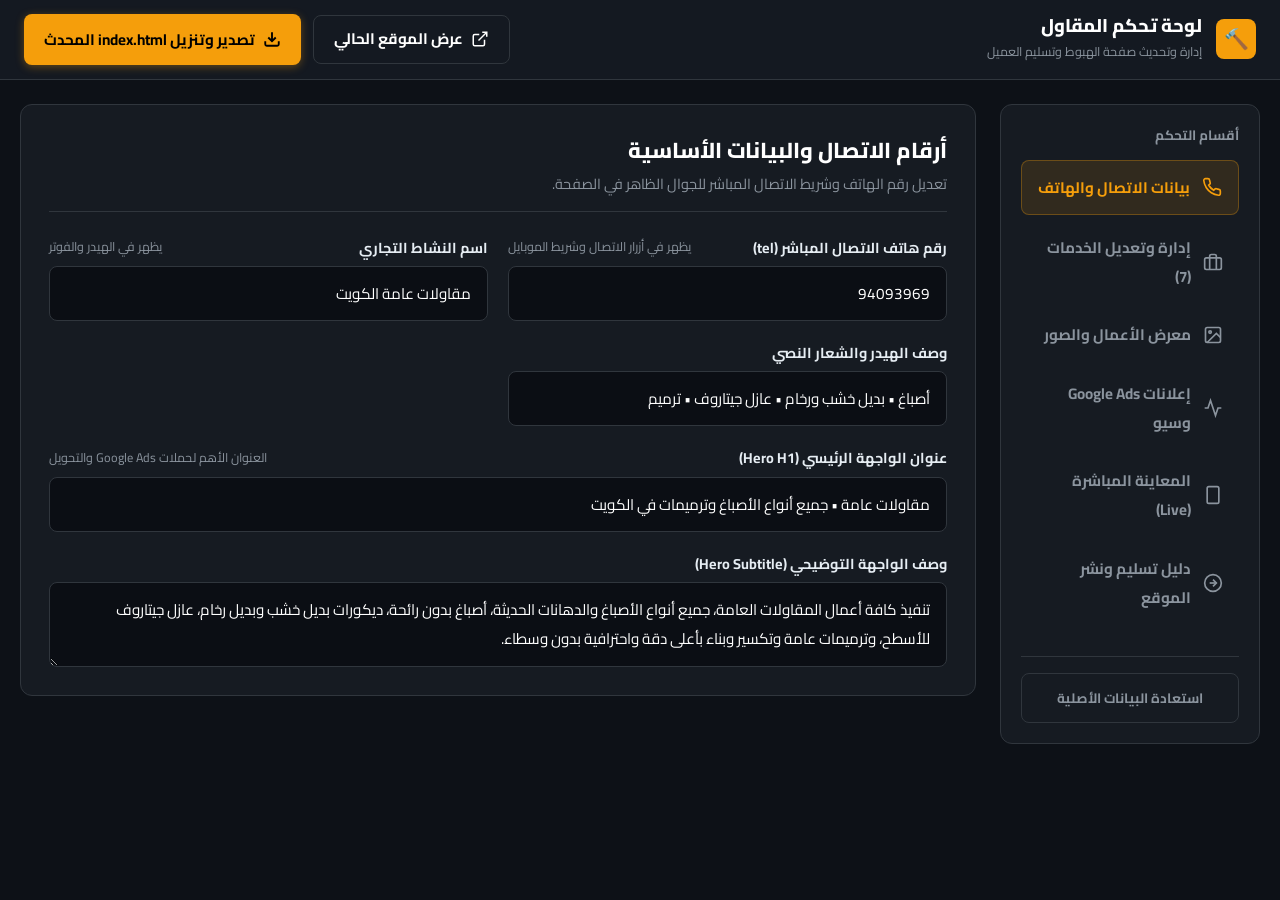
<file: dashboard.html>
<!DOCTYPE html>
<html lang="ar" dir="rtl">
<head>
  <meta charset="UTF-8">
  <meta name="viewport" content="width=device-width, initial-scale=1.0">
  <title>لوحة تحكم إدارة موقع المقاول | Client Dashboard</title>

  <!-- Google Fonts Cairo -->
  <link rel="preconnect" href="https://fonts.googleapis.com">
  <link rel="preconnect" href="https://fonts.gstatic.com" crossorigin>
  <link href="https://fonts.googleapis.com/css2?family=Cairo:wght@400;600;700;800;900&display=swap" rel="stylesheet">

  <!-- Dashboard Stylesheet -->
  <link rel="stylesheet" href="css/dashboard.css">
</head>
<body>

  <!-- Top Navbar -->
  <header class="dash-navbar">
    <div class="dash-nav-container">
      <div class="dash-brand">
        <div class="dash-logo-icon">🔨</div>
        <div class="dash-brand-info">
          <h1>لوحة تحكم المقاول</h1>
          <span>إدارة وتحديث صفحة الهبوط وتسليم العميل</span>
        </div>
      </div>

      <div class="dash-nav-actions">
        <a href="index.html" target="_blank" class="dash-btn dash-btn-outline" title="فتح الصفحة الحالية في تبويب جديد">
          <svg width="18" height="18" viewBox="0 0 24 24" fill="none" stroke="currentColor" stroke-width="2"><path d="M18 13v6a2 2 0 0 1-2 2H5a2 2 0 0 1-2-2V8a2 2 0 0 1 2-2h6"></path><polyline points="15 3 21 3 21 9"></polyline><line x1="10" y1="14" x2="21" y2="3"></line></svg>
          <span>عرض الموقع الحالي</span>
        </a>

        <button type="button" id="btn-export-html" class="dash-btn dash-btn-primary" title="حفظ التعديلات وتنزيل ملف index.html المحدث">
          <svg width="18" height="18" viewBox="0 0 24 24" fill="none" stroke="currentColor" stroke-width="2.5"><path d="M21 15v4a2 2 0 0 1-2 2H5a2 2 0 0 1-2-2v-4"></path><polyline points="7 10 12 15 17 10"></polyline><line x1="12" y1="15" x2="12" y2="3"></line></svg>
          <span>تصدير وتنزيل index.html المحدث</span>
        </button>
      </div>
    </div>
  </header>

  <!-- Dashboard Layout -->
  <div class="dash-layout">
    <!-- Sidebar Menu -->
    <aside class="dash-sidebar">
      <div class="dash-sidebar-title">أقسام التحكم</div>
      <ul class="dash-menu">
        <li>
          <button type="button" class="dash-tab-btn active" data-tab="contact">
            <svg viewBox="0 0 24 24" fill="none" stroke="currentColor" stroke-width="2"><path d="M22 16.92v3a2 2 0 0 1-2.18 2 19.79 19.79 0 0 1-8.63-3.07 19.5 19.5 0 0 1-6-6 19.79 19.79 0 0 1-3.07-8.67A2 2 0 0 1 4.11 2h3a2 2 0 0 1 2 1.72 12.84 12.84 0 0 0 .7 2.81 2 2 0 0 1-.45 2.11L8.09 9.91a16 16 0 0 0 6 6l1.27-1.27a2 2 0 0 1 2.11-.45 12.84 12.84 0 0 0 2.81.7A2 2 0 0 1 22 16.92z"></path></svg>
            <span>بيانات الاتصال والهاتف</span>
          </button>
        </li>
        <li>
          <button type="button" class="dash-tab-btn" data-tab="services">
            <svg viewBox="0 0 24 24" fill="none" stroke="currentColor" stroke-width="2"><rect x="2" y="7" width="20" height="14" rx="2" ry="2"></rect><path d="M16 21V5a2 2 0 0 0-2-2h-4a2 2 0 0 0-2 2v16"></path></svg>
            <span>إدارة وتعديل الخدمات (7)</span>
          </button>
        </li>
        <li>
          <button type="button" class="dash-tab-btn" data-tab="gallery">
            <svg viewBox="0 0 24 24" fill="none" stroke="currentColor" stroke-width="2"><rect x="3" y="3" width="18" height="18" rx="2" ry="2"></rect><circle cx="8.5" cy="8.5" r="1.5"></circle><polyline points="21 15 16 10 5 21"></polyline></svg>
            <span>معرض الأعمال والصور</span>
          </button>
        </li>
        <li>
          <button type="button" class="dash-tab-btn" data-tab="ads-seo">
            <svg viewBox="0 0 24 24" fill="none" stroke="currentColor" stroke-width="2"><polyline points="22 12 18 12 15 21 9 3 6 12 2 12"></polyline></svg>
            <span>إعلانات Google Ads وسيو</span>
          </button>
        </li>
        <li>
          <button type="button" class="dash-tab-btn" data-tab="preview">
            <svg viewBox="0 0 24 24" fill="none" stroke="currentColor" stroke-width="2"><rect x="5" y="2" width="14" height="20" rx="2" ry="2"></rect><line x1="12" y1="18" x2="12.01" y2="18"></line></svg>
            <span>المعاينة المباشرة (Live)</span>
          </button>
        </li>
        <li>
          <button type="button" class="dash-tab-btn" data-tab="handover">
            <svg viewBox="0 0 24 24" fill="none" stroke="currentColor" stroke-width="2"><circle cx="12" cy="12" r="10"></circle><polyline points="12 16 16 12 12 8"></polyline><line x1="8" y1="12" x2="16" y2="12"></line></svg>
            <span>دليل تسليم ونشر الموقع</span>
          </button>
        </li>
      </ul>

      <div style="margin-top: 2rem; border-top: 1px solid var(--dash-border); padding-top: 1rem;">
        <button type="button" id="btn-reset-default" class="dash-btn dash-btn-outline" style="width: 100%; font-size: 0.85rem; color: var(--dash-muted);">
          استعادة البيانات الأصلية
        </button>
      </div>
    </aside>

    <!-- Main Content Panels -->
    <main class="dash-main">

      <!-- Panel 1: Contact & Numbers -->
      <section id="panel-contact" class="dash-panel active">
        <div class="dash-panel-header">
          <h2>أرقام الاتصال والبيانات الأساسية</h2>
          <p>تعديل رقم الهاتف وشريط الاتصال المباشر للجوال الظاهر في الصفحة.</p>
        </div>

        <div class="dash-form-grid dash-form-grid-2">
          <div class="dash-group">
            <label class="dash-label" for="input-phone">
              <span>رقم هاتف الاتصال المباشر (tel)</span>
              <span class="dash-hint">يظهر في أزرار الاتصال وشريط الموبايل</span>
            </label>
            <input type="text" id="input-phone" class="dash-input" placeholder="مثال: 94093969" dir="ltr" style="text-align: right;">
          </div>

          <div class="dash-group">
            <label class="dash-label" for="input-brand-title">
              <span>اسم النشاط التجاري</span>
              <span class="dash-hint">يظهر في الهيدر والفوتر</span>
            </label>
            <input type="text" id="input-brand-title" class="dash-input" placeholder="مثال: مقاولات عامة الكويت">
          </div>

          <div class="dash-group">
            <label class="dash-label" for="input-brand-sub">
              <span>وصف الهيدر والشعار النصي</span>
            </label>
            <input type="text" id="input-brand-sub" class="dash-input" placeholder="أعمال التكسير والترميم والبناء">
          </div>

          <div class="dash-group" style="grid-column: 1 / -1;">
            <label class="dash-label" for="input-hero-title">
              <span>عنوان الواجهة الرئيسي (Hero H1)</span>
              <span class="dash-hint">العنوان الأهم لحملات Google Ads والتحويل</span>
            </label>
            <input type="text" id="input-hero-title" class="dash-input">
          </div>

          <div class="dash-group" style="grid-column: 1 / -1;">
            <label class="dash-label" for="input-hero-sub">
              <span>وصف الواجهة التوضيحي (Hero Subtitle)</span>
            </label>
            <textarea id="input-hero-sub" class="dash-textarea"></textarea>
          </div>
        </div>
      </section>

      <!-- Panel 2: Services Editor -->
      <section id="panel-services" class="dash-panel">
        <div class="dash-panel-header">
          <h2>إدارة وتعديل الخدمات المعروضة</h2>
          <p>تعديل أسماء ونصوص الخدمات الـ 7 المعروضة في الصفحة بما يناسب نشاط العميل.</p>
        </div>

        <div id="services-editor-list" class="dash-services-list">
          <!-- Populated by JavaScript -->
        </div>
      </section>

      <!-- Panel 3: Gallery & Media -->
      <section id="panel-gallery" class="dash-panel">
        <div class="dash-panel-header">
          <h2>معرض الأعمال والصور</h2>
          <p>معاينة صور الأعمال الميدانية الـ 6 المعتمدة حالياً في الموقع.</p>
        </div>

        <div style="display: grid; grid-template-columns: repeat(auto-fill, minmax(240px, 1fr)); gap: 1.25rem;">
          <div style="background-color: #0b0e14; border: 1px solid var(--dash-border); border-radius: 8px; overflow: hidden; padding: 0.75rem;">
            <img src="assets/images/user-demolition-wall.jpg" alt="تكسير وهدم" style="width: 100%; aspect-ratio: 4/3; object-fit: cover; border-radius: 6px; margin-bottom: 0.5rem;">
            <strong style="font-size: 0.95rem; color: #fff; display: block;">01. تكسير وهدم جدران</strong>
            <span style="font-size: 0.8rem; color: var(--dash-muted);">assets/images/user-demolition-wall.jpg</span>
          </div>

          <div style="background-color: #0b0e14; border: 1px solid var(--dash-border); border-radius: 8px; overflow: hidden; padding: 0.75rem;">
            <img src="assets/images/user-drilling-worker.jpg" alt="تثقيب ودريل" style="width: 100%; aspect-ratio: 4/3; object-fit: cover; border-radius: 6px; margin-bottom: 0.5rem;">
            <strong style="font-size: 0.95rem; color: #fff; display: block;">02. تكسير ودريل خرسانة</strong>
            <span style="font-size: 0.8rem; color: var(--dash-muted);">assets/images/user-drilling-worker.jpg</span>
          </div>

          <div style="background-color: #0b0e14; border: 1px solid var(--dash-border); border-radius: 8px; overflow: hidden; padding: 0.75rem;">
            <img src="assets/images/user-renovation-building.jpg" alt="ترميمات عامة" style="width: 100%; aspect-ratio: 4/3; object-fit: cover; border-radius: 6px; margin-bottom: 0.5rem;">
            <strong style="font-size: 0.95rem; color: #fff; display: block;">03. ترميمات عامة وقسائم</strong>
            <span style="font-size: 0.8rem; color: var(--dash-muted);">assets/images/user-renovation-building.jpg</span>
          </div>

          <div style="background-color: #0b0e14; border: 1px solid var(--dash-border); border-radius: 8px; overflow: hidden; padding: 0.75rem;">
            <img src="assets/images/user-black-structure.jpg" alt="هيكل أسود" style="width: 100%; aspect-ratio: 4/3; object-fit: cover; border-radius: 6px; margin-bottom: 0.5rem;">
            <strong style="font-size: 0.95rem; color: #fff; display: block;">04. بناء هيكل أسود</strong>
            <span style="font-size: 0.8rem; color: var(--dash-muted);">assets/images/user-black-structure.jpg</span>
          </div>

          <div style="background-color: #0b0e14; border: 1px solid var(--dash-border); border-radius: 8px; overflow: hidden; padding: 0.75rem;">
            <img src="assets/images/user-villa-facade.jpg" alt="مساح سيجما" style="width: 100%; aspect-ratio: 4/3; object-fit: cover; border-radius: 6px; margin-bottom: 0.5rem;">
            <strong style="font-size: 0.95rem; color: #fff; display: block;">05. بناء وتشطيب ومساح</strong>
            <span style="font-size: 0.8rem; color: var(--dash-muted);">assets/images/user-villa-facade.jpg</span>
          </div>

          <div style="background-color: #0b0e14; border: 1px solid var(--dash-border); border-radius: 8px; overflow: hidden; padding: 0.75rem;">
            <img src="assets/images/user-ceramic.jpg" alt="تركيب سيراميك" style="width: 100%; aspect-ratio: 4/3; object-fit: cover; border-radius: 6px; margin-bottom: 0.5rem;">
            <strong style="font-size: 0.95rem; color: #fff; display: block;">06. تركيب سيراميك وبلاط</strong>
            <span style="font-size: 0.8rem; color: var(--dash-muted);">assets/images/user-ceramic.jpg</span>
          </div>
        </div>

        <div style="margin-top: 1.5rem; background: rgba(245, 158, 11, 0.08); border: 1px solid rgba(245, 158, 11, 0.25); border-radius: 8px; padding: 1rem; font-size: 0.9rem; color: #cbd5e1;">
          💡 <strong>ملاحظة لتغيير أي صورة:</strong> يمكنك استبدال أي صورة بوضع صورتك الجديدة بنفس الاسم داخل مجلد <code style="color: var(--dash-primary);">assets/images/</code> وستظهر فوراً في الموقع!
        </div>
      </section>

      <!-- Panel 4: Google Ads & SEO -->
      <section id="panel-ads-seo" class="dash-panel">
        <div class="dash-panel-header">
          <h2>إعدادات Google Ads ومحركات البحث (SEO)</h2>
          <p>تهيئة معرّف التتبع لحملات إعلانات جوجل وعناوين الظهور في محرك البحث.</p>
        </div>

        <div class="dash-form-grid">
          <div class="dash-group">
            <label class="dash-label" for="input-google-ads">
              <span>معرّف تتبع إعلانات جوجل (Google Ads Conversion Tag)</span>
              <span class="dash-hint">اختياري - لتتبع نقرات الاتصال في Google Ads</span>
            </label>
            <input type="text" id="input-google-ads" class="dash-input" placeholder="مثال: AW-18406219764" dir="ltr" style="text-align: right;">
            <small style="color: var(--dash-muted); font-size: 0.8rem;">عند إدخال هذا المعرّف، سيتم حقن كود gtag.js تلقائياً وتتبع كل نقرة على زر الاتصال كـ Conversion في حملاتك.</small>
          </div>

          <div class="dash-group">
            <label class="dash-label" for="input-meta-title">
              <span>عنوان الموقع في جوجل (Meta Title)</span>
            </label>
            <input type="text" id="input-meta-title" class="dash-input">
          </div>

          <div class="dash-group">
            <label class="dash-label" for="input-meta-desc">
              <span>وصف الموقع في جوجل (Meta Description)</span>
            </label>
            <textarea id="input-meta-desc" class="dash-textarea"></textarea>
          </div>
        </div>
      </section>

      <!-- Panel 5: Live Preview -->
      <section id="panel-preview" class="dash-panel">
        <div class="dash-panel-header">
          <h2>المعاينة المباشرة لصفحة الموقع</h2>
          <p>معاينة تفاعلية حية لشاشات الجوال وسطح المكتب تنعكس عليها تعديلاتك الحالية فوراً.</p>
        </div>

        <div class="dash-preview-container">
          <div class="dash-preview-controls">
            <button type="button" id="btn-preview-mobile" class="dash-preview-device-btn active">📱 شاشة الموبايل (Mobile First)</button>
            <button type="button" id="btn-preview-desktop" class="dash-preview-device-btn">💻 شاشة الكمبيوتر (Desktop)</button>
          </div>

          <div id="preview-frame-wrap" class="dash-phone-frame">
            <iframe id="preview-iframe" title="المعاينة الحية"></iframe>
          </div>
        </div>
      </section>

      <!-- Panel 6: Handover & Deploy Guide -->
      <section id="panel-handover" class="dash-panel">
        <div class="dash-panel-header">
          <h2>دليل تسليم ونشر الموقع للعميل</h2>
          <p>خطوات مبسطة جداً لتسليم المشروع لصاحب النشاط لرفعه وتشغيله خلال دقيقة واحدة.</p>
        </div>

        <div class="dash-guide-grid">
          <div class="dash-guide-card">
            <div class="dash-guide-num">1</div>
            <h3>تعديل البيانات وتنزيل الملف</h3>
            <p>من خلال هذه اللوحة، قم بتعديل رقم الهاتف وأسماء الخدمات إن رغبت، ثم اضغط على زر <strong>"تصدير وتنزيل index.html المحدث"</strong> بالأعلى.</p>
          </div>

          <div class="dash-guide-card">
            <div class="dash-guide-num">2</div>
            <h3>استبدال الملف داخل المجلد</h3>
            <p>ضع ملف <code style="color: var(--dash-primary);">index.html</code> الذي تم تنزيله داخل مجلد المشروع ليحل محل الملف القديم.</p>
          </div>

          <div class="dash-guide-card">
            <div class="dash-guide-num">3</div>
            <h3>الرفع المجاني الفوري</h3>
            <p>ادخل على <a href="https://app.netlify.com/drop" target="_blank" style="color: var(--dash-primary); font-weight: 700;">Netlify Drop</a> أو <a href="https://pages.cloudflare.com" target="_blank" style="color: var(--dash-primary); font-weight: 700;">Cloudflare Pages</a>، واسحب مجلد المشروع وأفلته ليصبح موقعك لايف برابط رسمي فوراً!</p>
          </div>
        </div>

        <div style="margin-top: 1.75rem; background-color: #0b0e14; border: 1px solid var(--dash-border); border-radius: 8px; padding: 1.25rem;">
          <h4 style="color: #fff; margin-bottom: 0.5rem;">📁 تسليم المجلد كاملاً للعميل:</h4>
          <p style="font-size: 0.9rem; color: var(--dash-muted); line-height: 1.6;">
            يمكنك إرسال مجلد المشروع كاملاً (<code style="color: var(--dash-primary);">moqawel.zip</code>) للعميل. وبما أن لوحة التحكم <code style="color: var(--dash-primary);">dashboard.html</code> مدمجة داخل المجلد، سيتمكن العميل في أي وقت مستقبلاً من فتحها بضغطة زر وتعديل رقمه أو خدماته بنفسه بدون أي وسيط وبدون الحاجة لتعلم البرمجة.
          </p>
        </div>
      </section>

    </main>
  </div>

  <!-- Toast Notification -->
  <div id="dash-toast" class="dash-toast">
    <svg width="20" height="20" viewBox="0 0 24 24" fill="none" stroke="currentColor" stroke-width="2.5"><polyline points="20 6 9 17 4 12"></polyline></svg>
    <span class="toast-msg">تم الحفظ بنجاح!</span>
  </div>

  <!-- Dashboard Script -->
  <script src="js/dashboard.js"></script>
</body>
</html>
</file>
<file: css/style.css>
/* ==========================================================================
   Moqawel Kuwait - Modern Mobile-First Stylesheet
   Color Palette: Charcoal/Dark (#14181f, #1e242d), Clean White (#ffffff),
   Warm Construction Amber (#f59e0b, #d97706), Neutral Slates (#f1f5f9, #94a3b8)
   ========================================================================== */

:root {
  --color-primary: #f59e0b;       /* Construction Amber/Yellow */
  --color-primary-dark: #d97706;  /* Deep Amber for hover */
  --color-primary-light: #fef3c7; /* Subtle amber tint */
  --color-dark: #12161b;          /* Main dark background */
  --color-dark-card: #1c222b;     /* Card dark background */
  --color-dark-border: #2c3543;   /* Border highlight */
  --color-text-main: #f8fafc;     /* Clean bright white/slate */
  --color-text-muted: #94a3b8;    /* Muted text */
  --color-text-dark: #0f172a;     /* Text on light cards */
  --color-bg-light: #f8fafc;      /* Light section background */
  --color-card-light: #ffffff;    /* Card light */
  --color-whatsapp: #25d366;      /* WhatsApp green */
  --color-whatsapp-dark: #1ea952;
  
  --font-family: 'Cairo', system-ui, -apple-system, BlinkMacSystemFont, 'Segoe UI', Roboto, 'Noto Sans Arabic', sans-serif;
  --transition: all 0.25s ease-in-out;
  --radius-sm: 8px;
  --radius-md: 12px;
  --radius-lg: 16px;
  --radius-full: 9999px;
  --shadow-sm: 0 2px 8px rgba(0, 0, 0, 0.08);
  --shadow-md: 0 6px 20px rgba(0, 0, 0, 0.12);
  --shadow-lg: 0 12px 32px rgba(0, 0, 0, 0.2);
  --container-max: 1160px;
}

/* Reset & Base Setup */
*, *::before, *::after {
  box-sizing: border-box;
  margin: 0;
  padding: 0;
}

html {
  font-size: 16px;
  scroll-behavior: smooth;
  -webkit-text-size-adjust: 100%;
}

body {
  font-family: var(--font-family);
  background-color: var(--color-dark);
  color: var(--color-text-main);
  line-height: 1.65;
  direction: rtl;
  text-align: right;
  padding-bottom: 74px; /* Space for sticky mobile call bar */
  overflow-x: hidden;
}

@media (min-width: 768px) {
  body {
    padding-bottom: 0;
  }
}

img {
  max-width: 100%;
  height: auto;
  display: block;
}

a {
  color: inherit;
  text-decoration: none;
  transition: var(--transition);
}

button {
  font-family: inherit;
  cursor: pointer;
  border: none;
  background: none;
}

.container {
  width: 100%;
  max-width: var(--container-max);
  margin-left: auto;
  margin-right: auto;
  padding-left: 1.25rem;
  padding-right: 1.25rem;
}

/* Typography Helpers */
.text-center { text-align: center; }
.text-primary { color: var(--color-primary); }
.text-muted { color: var(--color-text-muted); }

.section-tag {
  display: inline-flex;
  align-items: center;
  gap: 0.5rem;
  background-color: rgba(245, 158, 11, 0.12);
  color: var(--color-primary);
  border: 1px solid rgba(245, 158, 11, 0.3);
  padding: 0.4rem 1rem;
  border-radius: var(--radius-full);
  font-size: 0.875rem;
  font-weight: 700;
  margin-bottom: 0.85rem;
}

.section-title {
  font-size: 1.75rem;
  font-weight: 800;
  color: #ffffff;
  line-height: 1.35;
  margin-bottom: 0.75rem;
}

.section-desc {
  font-size: 1rem;
  color: var(--color-text-muted);
  max-width: 650px;
  margin: 0 auto 2.5rem;
  line-height: 1.7;
}

@media (min-width: 768px) {
  .section-title { font-size: 2.25rem; }
  .section-desc { font-size: 1.125rem; }
}

/* ==========================================================================
   Buttons & CTAs
   ========================================================================== */
.btn {
  display: inline-flex;
  align-items: center;
  justify-content: center;
  gap: 0.65rem;
  padding: 0.85rem 1.65rem;
  border-radius: var(--radius-md);
  font-size: 1.05rem;
  font-weight: 700;
  line-height: 1.2;
  transition: var(--transition);
  text-align: center;
  user-select: none;
}

.btn-primary {
  background-color: var(--color-primary);
  color: #000000;
  box-shadow: 0 4px 14px rgba(245, 158, 11, 0.4);
}

.btn-primary:hover, .btn-primary:focus {
  background-color: var(--color-primary-dark);
  color: #000000;
  transform: translateY(-2px);
  box-shadow: 0 6px 20px rgba(217, 119, 6, 0.5);
}

.btn-whatsapp {
  background-color: var(--color-whatsapp);
  color: #ffffff;
  box-shadow: 0 4px 14px rgba(37, 211, 102, 0.35);
}

.btn-whatsapp:hover, .btn-whatsapp:focus {
  background-color: var(--color-whatsapp-dark);
  color: #ffffff;
  transform: translateY(-2px);
}

.btn-outline {
  background: transparent;
  color: #ffffff;
  border: 2px solid var(--color-dark-border);
}

.btn-outline:hover {
  border-color: var(--color-primary);
  color: var(--color-primary);
}

.btn-large {
  padding: 1.05rem 2rem;
  font-size: 1.25rem;
  border-radius: var(--radius-md);
}

.btn-icon {
  width: 24px;
  height: 24px;
  flex-shrink: 0;
  fill: currentColor;
}

/* ==========================================================================
   Header / Navigation
   ========================================================================== */
.site-header {
  position: sticky;
  top: 0;
  z-index: 100;
  background-color: rgba(18, 22, 27, 0.95);
  backdrop-filter: blur(8px);
  border-bottom: 1px solid var(--color-dark-border);
  padding: 0.85rem 0;
}

.header-wrapper {
  display: flex;
  align-items: center;
  justify-content: space-between;
}

.brand {
  display: flex;
  align-items: center;
  gap: 0.75rem;
}

.brand-icon {
  width: 42px;
  height: 42px;
  background-color: var(--color-primary);
  border-radius: var(--radius-sm);
  display: flex;
  align-items: center;
  justify-content: center;
  color: #000000;
  flex-shrink: 0;
}

.brand-text h1 {
  font-size: 1.15rem;
  font-weight: 800;
  color: #ffffff;
  line-height: 1.2;
}

.brand-text span {
  font-size: 0.75rem;
  color: var(--color-text-muted);
  display: block;
}

.header-actions {
  display: flex;
  align-items: center;
  gap: 0.75rem;
}

.header-phone-btn {
  display: inline-flex;
  align-items: center;
  gap: 0.5rem;
  background-color: var(--color-primary);
  color: #000000;
  padding: 0.55rem 1rem;
  border-radius: var(--radius-sm);
  font-weight: 700;
  font-size: 0.95rem;
}

.header-phone-btn:hover {
  background-color: var(--color-primary-dark);
}

@media (max-width: 520px) {
  .brand-text span { display: none; }
  .header-phone-btn span { display: none; }
  .header-phone-btn { padding: 0.55rem 0.75rem; }
}

/* ==========================================================================
   Hero Section
   ========================================================================== */
.hero-section {
  position: relative;
  padding: 3.5rem 0 4rem;
  background: linear-gradient(180deg, rgba(18, 22, 27, 0.7) 0%, rgba(18, 22, 27, 0.95) 100%),
              url('../assets/images/hero-construction.jpg') center/cover no-repeat;
  border-bottom: 1px solid var(--color-dark-border);
  overflow: hidden;
}

.hero-content {
  position: relative;
  z-index: 2;
  max-width: 800px;
  margin: 0 auto;
  text-align: center;
}

.hero-badge {
  display: inline-flex;
  align-items: center;
  gap: 0.5rem;
  background-color: rgba(245, 158, 11, 0.15);
  color: var(--color-primary);
  border: 1px solid rgba(245, 158, 11, 0.35);
  padding: 0.45rem 1.15rem;
  border-radius: var(--radius-full);
  font-size: 0.9rem;
  font-weight: 700;
  margin-bottom: 1.25rem;
}

.hero-title {
  font-size: 2.1rem;
  font-weight: 900;
  color: #ffffff;
  line-height: 1.3;
  margin-bottom: 1.1rem;
  letter-spacing: -0.02em;
}

.hero-subtitle {
  font-size: 1.15rem;
  color: #cbd5e1;
  line-height: 1.7;
  margin-bottom: 2rem;
}

.hero-cta-box {
  display: flex;
  flex-direction: column;
  gap: 1rem;
  align-items: center;
  justify-content: center;
  margin-bottom: 2.5rem;
}

@media (min-width: 560px) {
  .hero-cta-box {
    flex-direction: row;
  }
}

.hero-features {
  display: grid;
  grid-template-columns: 1fr;
  gap: 0.75rem;
  max-width: 700px;
  margin: 0 auto;
  padding-top: 1.5rem;
  border-top: 1px solid rgba(255, 255, 255, 0.1);
}

@media (min-width: 600px) {
  .hero-features {
    grid-template-columns: repeat(3, 1fr);
  }
}

.hero-feature-item {
  display: flex;
  align-items: center;
  justify-content: center;
  gap: 0.5rem;
  background: rgba(28, 34, 43, 0.6);
  padding: 0.6rem 0.85rem;
  border-radius: var(--radius-sm);
  font-size: 0.9rem;
  font-weight: 600;
  color: #e2e8f0;
  border: 1px solid rgba(255, 255, 255, 0.06);
}

.hero-feature-item svg {
  color: var(--color-primary);
  flex-shrink: 0;
}

@media (min-width: 768px) {
  .hero-section {
    padding: 5rem 0 5.5rem;
  }
  .hero-title {
    font-size: 3rem;
  }
  .hero-subtitle {
    font-size: 1.25rem;
  }
}

/* ==========================================================================
   Services Section
   ========================================================================== */
.services-section {
  padding: 4.5rem 0;
  background-color: var(--color-dark);
}

.services-grid {
  display: grid;
  grid-template-columns: 1fr;
  gap: 1.5rem;
}

@media (min-width: 640px) {
  .services-grid {
    grid-template-columns: repeat(2, 1fr);
  }
}

@media (min-width: 1024px) {
  .services-grid {
    grid-template-columns: repeat(3, 1fr);
  }
}

.service-card {
  background-color: var(--color-dark-card);
  border: 1px solid var(--color-dark-border);
  border-radius: var(--radius-md);
  overflow: hidden;
  display: flex;
  flex-direction: column;
  transition: var(--transition);
}

.service-card:hover {
  transform: translateY(-4px);
  border-color: rgba(245, 158, 11, 0.4);
  box-shadow: 0 10px 24px rgba(0, 0, 0, 0.35);
}

.service-img-wrap {
  position: relative;
  width: 100%;
  aspect-ratio: 16 / 10;
  overflow: hidden;
  background-color: #0b0e12;
}

.service-img-wrap img {
  width: 100%;
  height: 100%;
  object-fit: cover;
  transition: transform 0.4s ease;
}

.service-card:hover .service-img-wrap img {
  transform: scale(1.04);
}

.service-badge {
  position: absolute;
  top: 0.75rem;
  right: 0.75rem;
  background-color: rgba(18, 22, 27, 0.88);
  backdrop-filter: blur(4px);
  color: var(--color-primary);
  font-size: 0.75rem;
  font-weight: 700;
  padding: 0.25rem 0.65rem;
  border-radius: var(--radius-sm);
  border: 1px solid rgba(245, 158, 11, 0.3);
}

.service-body {
  padding: 1.25rem;
  display: flex;
  flex-direction: column;
  flex-grow: 1;
}

.service-title {
  font-size: 1.2rem;
  font-weight: 800;
  color: #ffffff;
  margin-bottom: 0.6rem;
  line-height: 1.4;
}

.service-desc {
  font-size: 0.95rem;
  color: var(--color-text-muted);
  line-height: 1.6;
  margin-bottom: 1.25rem;
  flex-grow: 1;
}

.service-btn {
  display: inline-flex;
  align-items: center;
  justify-content: center;
  gap: 0.5rem;
  background-color: rgba(245, 158, 11, 0.1);
  color: var(--color-primary);
  border: 1px solid rgba(245, 158, 11, 0.25);
  padding: 0.65rem 1rem;
  border-radius: var(--radius-sm);
  font-weight: 700;
  font-size: 0.95rem;
  transition: var(--transition);
  text-align: center;
}

.service-btn:hover {
  background-color: var(--color-primary);
  color: #000000;
  border-color: var(--color-primary);
}

/* ==========================================================================
   Spotlight Feature Sections (Painting & Decor)
   ========================================================================== */
.spotlight-section {
  padding: 4.5rem 0;
  background-color: var(--color-dark);
  border-bottom: 1px solid var(--color-dark-border);
  position: relative;
  overflow: hidden;
}

.spotlight-section-alt {
  background-color: #161b22;
}

.spotlight-grid {
  display: grid;
  grid-template-columns: 1fr;
  gap: 2.25rem;
  align-items: center;
}

@media (min-width: 992px) {
  .spotlight-grid {
    grid-template-columns: 1.05fr 1fr;
    gap: 3.5rem;
  }
}

.spotlight-img-wrap {
  position: relative;
  width: 100%;
  border-radius: var(--radius-lg);
  overflow: hidden;
  border: 1px solid var(--color-dark-border);
  box-shadow: 0 16px 36px rgba(0, 0, 0, 0.4);
  aspect-ratio: 16 / 10;
  background-color: #0b0e12;
}

.spotlight-img-wrap img {
  width: 100%;
  height: 100%;
  object-fit: cover;
  transition: transform 0.5s ease;
  display: block;
}

.spotlight-img-wrap:hover img {
  transform: scale(1.03);
}

.spotlight-badge {
  position: absolute;
  bottom: 1rem;
  right: 1rem;
  background: rgba(18, 22, 27, 0.9);
  backdrop-filter: blur(8px);
  color: var(--color-primary);
  border: 1px solid rgba(245, 158, 11, 0.35);
  padding: 0.45rem 0.9rem;
  border-radius: var(--radius-sm);
  font-weight: 700;
  font-size: 0.85rem;
  display: flex;
  align-items: center;
  gap: 0.45rem;
  box-shadow: 0 4px 14px rgba(0, 0, 0, 0.4);
}

.spotlight-content .section-title {
  text-align: right;
  margin-bottom: 0.85rem;
}

.spotlight-desc {
  font-size: 1.05rem;
  color: var(--color-text-muted);
  line-height: 1.7;
  margin-bottom: 1.5rem;
}

.spotlight-features {
  list-style: none;
  display: flex;
  flex-direction: column;
  gap: 0.85rem;
  margin-bottom: 2rem;
  padding: 0;
}

.spotlight-feature-item {
  display: flex;
  align-items: flex-start;
  gap: 0.75rem;
  color: #e2e8f0;
  font-size: 0.98rem;
  font-weight: 600;
  line-height: 1.6;
}

.spotlight-feature-icon {
  width: 24px;
  height: 24px;
  background: rgba(245, 158, 11, 0.15);
  color: var(--color-primary);
  border-radius: 50%;
  display: flex;
  align-items: center;
  justify-content: center;
  flex-shrink: 0;
  margin-top: 2px;
  border: 1px solid rgba(245, 158, 11, 0.3);
}

.spotlight-actions {
  display: flex;
  flex-direction: column;
  gap: 0.85rem;
}

@media (min-width: 520px) {
  .spotlight-actions {
    flex-direction: row;
    flex-wrap: wrap;
    align-items: center;
  }
}

/* ==========================================================================
   Why Choose Us Section
   ========================================================================== */
.why-section {
  padding: 4.5rem 0;
  background-color: #161b22;
  border-top: 1px solid var(--color-dark-border);
  border-bottom: 1px solid var(--color-dark-border);
}

.features-grid {
  display: grid;
  grid-template-columns: 1fr;
  gap: 1.5rem;
}

@media (min-width: 640px) {
  .features-grid {
    grid-template-columns: repeat(2, 1fr);
  }
}

@media (min-width: 1024px) {
  .features-grid {
    grid-template-columns: repeat(4, 1fr);
  }
}

.feature-card {
  background-color: var(--color-dark-card);
  border: 1px solid var(--color-dark-border);
  border-radius: var(--radius-md);
  padding: 1.75rem 1.25rem;
  text-align: center;
  transition: var(--transition);
}

.feature-card:hover {
  border-color: var(--color-primary);
  transform: translateY(-3px);
}

.feature-icon-box {
  width: 56px;
  height: 56px;
  background-color: rgba(245, 158, 11, 0.12);
  color: var(--color-primary);
  border: 1px solid rgba(245, 158, 11, 0.3);
  border-radius: var(--radius-md);
  display: flex;
  align-items: center;
  justify-content: center;
  margin: 0 auto 1.25rem;
}

.feature-card h3 {
  font-size: 1.15rem;
  font-weight: 800;
  color: #ffffff;
  margin-bottom: 0.6rem;
}

.feature-card p {
  font-size: 0.9rem;
  color: var(--color-text-muted);
  line-height: 1.6;
}

/* ==========================================================================
   Gallery Section
   ========================================================================== */
.gallery-section {
  padding: 4.5rem 0;
  background-color: var(--color-dark);
}

.gallery-grid {
  display: grid;
  grid-template-columns: 1fr;
  gap: 1rem;
}

@media (min-width: 600px) {
  .gallery-grid {
    grid-template-columns: repeat(2, 1fr);
  }
}

@media (min-width: 900px) {
  .gallery-grid {
    grid-template-columns: repeat(3, 1fr);
  }
}

.gallery-item {
  position: relative;
  border-radius: var(--radius-md);
  overflow: hidden;
  border: 1px solid var(--color-dark-border);
  aspect-ratio: 4 / 3;
  background-color: #0d1117;
}

.gallery-item img {
  width: 100%;
  height: 100%;
  object-fit: cover;
  transition: transform 0.4s ease;
}

.gallery-item:hover img {
  transform: scale(1.05);
}

.gallery-caption {
  position: absolute;
  bottom: 0;
  left: 0;
  right: 0;
  padding: 1rem 0.85rem;
  background: linear-gradient(180deg, transparent 0%, rgba(14, 18, 24, 0.95) 100%);
  color: #ffffff;
  font-size: 0.95rem;
  font-weight: 700;
}

/* ==========================================================================
   Mid Call Banner (High Conversion CTA)
   ========================================================================== */
.cta-banner-section {
  padding: 4rem 0;
  background: linear-gradient(135deg, #1c232d 0%, #11151a 100%);
  border-top: 1px solid var(--color-dark-border);
  border-bottom: 1px solid var(--color-dark-border);
  position: relative;
}

.cta-banner-box {
  background: rgba(245, 158, 11, 0.05);
  border: 1px solid rgba(245, 158, 11, 0.3);
  border-radius: var(--radius-lg);
  padding: 2.5rem 1.5rem;
  text-align: center;
  max-width: 800px;
  margin: 0 auto;
}

.cta-banner-box h2 {
  font-size: 1.85rem;
  font-weight: 900;
  color: #ffffff;
  margin-bottom: 0.85rem;
  line-height: 1.35;
}

.cta-banner-box p {
  font-size: 1.05rem;
  color: #cbd5e1;
  margin-bottom: 1.75rem;
  max-width: 600px;
  margin-left: auto;
  margin-right: auto;
}

.cta-phone-highlight {
  display: inline-block;
  font-size: 1.6rem;
  font-weight: 900;
  color: var(--color-primary);
  margin-bottom: 1.5rem;
  direction: ltr;
}

.cta-buttons {
  display: flex;
  flex-direction: column;
  gap: 1rem;
  justify-content: center;
  align-items: center;
}

@media (min-width: 520px) {
  .cta-buttons {
    flex-direction: row;
  }
}

/* ==========================================================================
   Service Areas (Kuwait Governorates)
   ========================================================================== */
.areas-section {
  padding: 4rem 0;
  background-color: #161b22;
  border-bottom: 1px solid var(--color-dark-border);
}

.areas-grid {
  display: grid;
  grid-template-columns: 1fr;
  gap: 1.25rem;
}

@media (min-width: 640px) {
  .areas-grid {
    grid-template-columns: repeat(2, 1fr);
  }
}

@media (min-width: 1024px) {
  .areas-grid {
    grid-template-columns: repeat(3, 1fr);
  }
}

.area-card {
  background-color: var(--color-dark-card);
  border: 1px solid var(--color-dark-border);
  border-radius: var(--radius-md);
  padding: 1.25rem;
  display: flex;
  flex-direction: column;
  gap: 0.5rem;
}

.area-header {
  display: flex;
  align-items: center;
  gap: 0.6rem;
  color: var(--color-primary);
  font-weight: 800;
  font-size: 1.1rem;
}

.area-card p {
  font-size: 0.875rem;
  color: var(--color-text-muted);
  line-height: 1.6;
}

/* ==========================================================================
   FAQ Section
   ========================================================================== */
.faq-section {
  padding: 4.5rem 0;
  background-color: var(--color-dark);
}

.faq-list {
  max-width: 800px;
  margin: 0 auto;
  display: flex;
  flex-direction: column;
  gap: 1rem;
}

.faq-item {
  background-color: var(--color-dark-card);
  border: 1px solid var(--color-dark-border);
  border-radius: var(--radius-md);
  overflow: hidden;
  transition: var(--transition);
}

.faq-item.active {
  border-color: rgba(245, 158, 11, 0.4);
}

.faq-question {
  width: 100%;
  padding: 1.15rem 1.25rem;
  display: flex;
  align-items: center;
  justify-content: space-between;
  gap: 1rem;
  text-align: right;
  font-size: 1.05rem;
  font-weight: 700;
  color: #ffffff;
  background: none;
  cursor: pointer;
}

.faq-icon {
  width: 20px;
  height: 20px;
  flex-shrink: 0;
  color: var(--color-primary);
  transition: transform 0.3s ease;
}

.faq-item.active .faq-icon {
  transform: rotate(180deg);
}

.faq-answer {
  max-height: 0;
  overflow: hidden;
  transition: max-height 0.3s cubic-bezier(0, 1, 0, 1);
  padding: 0 1.25rem;
  color: var(--color-text-muted);
  font-size: 0.95rem;
  line-height: 1.7;
}

.faq-item.active .faq-answer {
  max-height: 500px;
  padding-bottom: 1.25rem;
  transition: max-height 0.3s cubic-bezier(1, 0, 1, 0);
}

/* ==========================================================================
   Footer
   ========================================================================== */
.site-footer {
  background-color: #0b0e12;
  border-top: 1px solid var(--color-dark-border);
  padding: 3rem 0 2rem;
  color: var(--color-text-muted);
  font-size: 0.9rem;
}

.footer-content {
  display: flex;
  flex-direction: column;
  gap: 2rem;
  align-items: center;
  text-align: center;
  margin-bottom: 2rem;
}

@media (min-width: 768px) {
  .footer-content {
    flex-direction: row;
    justify-content: space-between;
    text-align: right;
  }
}

.footer-brand h4 {
  color: #ffffff;
  font-size: 1.2rem;
  font-weight: 800;
  margin-bottom: 0.4rem;
}

.footer-links {
  display: flex;
  flex-wrap: wrap;
  gap: 1.25rem;
  justify-content: center;
}

.footer-links a:hover {
  color: var(--color-primary);
}

.footer-phone {
  font-size: 1.15rem;
  font-weight: 800;
  color: var(--color-primary);
  direction: ltr;
  display: inline-block;
}

.footer-bottom {
  border-top: 1px solid rgba(255, 255, 255, 0.08);
  padding-top: 1.5rem;
  text-align: center;
  font-size: 0.85rem;
}

/* ==========================================================================
   Sticky Mobile Call Bar (Crucial for Google Call Ads Conversion)
   ========================================================================== */
.sticky-call-bar {
  display: flex;
  position: fixed;
  bottom: 0;
  left: 0;
  right: 0;
  z-index: 999;
  background-color: #12161b;
  border-top: 2px solid var(--color-primary);
  padding: 0.65rem 0.85rem;
  padding-bottom: max(0.65rem, env(safe-area-inset-bottom));
  gap: 0.65rem;
  box-shadow: 0 -4px 20px rgba(0, 0, 0, 0.5);
}

.sticky-call-btn {
  flex: 1;
  display: flex;
  align-items: center;
  justify-content: center;
  gap: 0.6rem;
  background-color: var(--color-primary);
  color: #12161b;
  font-weight: 800;
  font-size: 1.15rem;
  padding: 0.85rem 1rem;
  border-radius: var(--radius-sm);
  text-align: center;
  box-shadow: 0 4px 12px rgba(245, 158, 11, 0.3);
}

.sticky-call-btn:active {
  background-color: var(--color-primary-dark);
}

@media (min-width: 768px) {
  .sticky-call-bar {
    display: none;
  }
}
</file>
<file: css/dashboard.css>
/* ==========================================================================
   Client Handover Dashboard Stylesheet
   Modern, Dark Construction Theme, RTL, Responsive
   ========================================================================== */

:root {
  --dash-bg: #0d1117;
  --dash-card: #161b22;
  --dash-card-hover: #1f242c;
  --dash-border: #30363d;
  --dash-primary: #f59e0b;
  --dash-primary-hover: #d97706;
  --dash-primary-light: rgba(245, 158, 11, 0.12);
  --dash-text: #f0f6fc;
  --dash-muted: #8b949e;
  --dash-success: #2ea043;
  --dash-whatsapp: #25d366;
  --dash-radius: 12px;
  --dash-radius-sm: 8px;
  --dash-transition: all 0.2s ease-in-out;
  --dash-font: 'Cairo', system-ui, -apple-system, sans-serif;
}

*, *::before, *::after {
  box-sizing: border-box;
  margin: 0;
  padding: 0;
}

body {
  font-family: var(--dash-font);
  background-color: var(--dash-bg);
  color: var(--dash-text);
  direction: rtl;
  text-align: right;
  line-height: 1.6;
  min-height: 100vh;
}

/* Top Navbar */
.dash-navbar {
  position: sticky;
  top: 0;
  z-index: 1000;
  background-color: rgba(22, 27, 34, 0.95);
  backdrop-filter: blur(10px);
  border-bottom: 1px solid var(--dash-border);
  padding: 0.85rem 1.5rem;
}

.dash-nav-container {
  max-width: 1400px;
  margin: 0 auto;
  display: flex;
  align-items: center;
  justify-content: space-between;
  gap: 1rem;
}

.dash-brand {
  display: flex;
  align-items: center;
  gap: 0.85rem;
}

.dash-logo-icon {
  width: 40px;
  height: 40px;
  background-color: var(--dash-primary);
  color: #000;
  border-radius: var(--dash-radius-sm);
  display: flex;
  align-items: center;
  justify-content: center;
  font-weight: 900;
  font-size: 1.25rem;
}

.dash-brand-info h1 {
  font-size: 1.15rem;
  font-weight: 800;
  color: #fff;
  line-height: 1.2;
}

.dash-brand-info span {
  font-size: 0.78rem;
  color: var(--dash-muted);
}

.dash-nav-actions {
  display: flex;
  align-items: center;
  gap: 0.75rem;
}

/* Dashboard Layout */
.dash-layout {
  max-width: 1400px;
  margin: 1.5rem auto;
  padding: 0 1.25rem;
  display: grid;
  grid-template-columns: 260px 1fr;
  gap: 1.5rem;
}

@media (max-width: 992px) {
  .dash-layout {
    grid-template-columns: 1fr;
  }
}

/* Sidebar Menu */
.dash-sidebar {
  background-color: var(--dash-card);
  border: 1px solid var(--dash-border);
  border-radius: var(--dash-radius);
  padding: 1.25rem;
  height: fit-content;
}

.dash-sidebar-title {
  font-size: 0.85rem;
  font-weight: 700;
  color: var(--dash-muted);
  text-transform: uppercase;
  margin-bottom: 0.85rem;
}

.dash-menu {
  list-style: none;
  display: flex;
  flex-direction: column;
  gap: 0.35rem;
}

.dash-tab-btn {
  width: 100%;
  display: flex;
  align-items: center;
  gap: 0.75rem;
  padding: 0.75rem 1rem;
  background: none;
  border: none;
  border-radius: var(--dash-radius-sm);
  color: var(--dash-muted);
  font-family: inherit;
  font-size: 0.95rem;
  font-weight: 700;
  text-align: right;
  cursor: pointer;
  transition: var(--dash-transition);
}

.dash-tab-btn:hover {
  background-color: var(--dash-card-hover);
  color: #fff;
}

.dash-tab-btn.active {
  background-color: var(--dash-primary-light);
  color: var(--dash-primary);
  border: 1px solid rgba(245, 158, 11, 0.3);
}

.dash-tab-btn svg {
  width: 20px;
  height: 20px;
  flex-shrink: 0;
}

/* Content Panels */
.dash-main {
  display: flex;
  flex-direction: column;
  gap: 1.5rem;
}

.dash-panel {
  display: none;
  background-color: var(--dash-card);
  border: 1px solid var(--dash-border);
  border-radius: var(--dash-radius);
  padding: 1.75rem;
}

.dash-panel.active {
  display: block;
  animation: fadeIn 0.2s ease-in-out;
}

@keyframes fadeIn {
  from { opacity: 0; transform: translateY(4px); }
  to { opacity: 1; transform: translateY(0); }
}

.dash-panel-header {
  margin-bottom: 1.5rem;
  padding-bottom: 1rem;
  border-bottom: 1px solid var(--dash-border);
}

.dash-panel-header h2 {
  font-size: 1.35rem;
  font-weight: 800;
  color: #fff;
  margin-bottom: 0.3rem;
}

.dash-panel-header p {
  font-size: 0.9rem;
  color: var(--dash-muted);
}

/* Form Controls */
.dash-form-grid {
  display: grid;
  grid-template-columns: 1fr;
  gap: 1.25rem;
}

@media (min-width: 640px) {
  .dash-form-grid-2 {
    grid-template-columns: repeat(2, 1fr);
  }
}

.dash-group {
  display: flex;
  flex-direction: column;
  gap: 0.45rem;
}

.dash-label {
  font-size: 0.9rem;
  font-weight: 700;
  color: #e6edf3;
  display: flex;
  align-items: center;
  justify-content: space-between;
}

.dash-hint {
  font-size: 0.78rem;
  color: var(--dash-muted);
  font-weight: 400;
}

.dash-input, .dash-textarea, .dash-select {
  width: 100%;
  padding: 0.75rem 1rem;
  background-color: #0b0e14;
  border: 1px solid var(--dash-border);
  border-radius: var(--dash-radius-sm);
  color: #fff;
  font-family: inherit;
  font-size: 0.95rem;
  transition: var(--dash-transition);
}

.dash-input:focus, .dash-textarea:focus, .dash-select:focus {
  outline: none;
  border-color: var(--dash-primary);
  box-shadow: 0 0 0 3px rgba(245, 158, 11, 0.15);
}

.dash-textarea {
  min-height: 85px;
  resize: vertical;
}

/* Service Edit Cards in Dashboard */
.dash-services-list {
  display: flex;
  flex-direction: column;
  gap: 1.25rem;
}

.dash-service-item {
  background-color: #0b0e14;
  border: 1px solid var(--dash-border);
  border-radius: var(--dash-radius-sm);
  padding: 1.25rem;
  display: grid;
  grid-template-columns: 100px 1fr;
  gap: 1.25rem;
  align-items: start;
}

@media (max-width: 580px) {
  .dash-service-item {
    grid-template-columns: 1fr;
  }
}

.dash-service-thumb {
  width: 100%;
  aspect-ratio: 16 / 10;
  border-radius: 6px;
  overflow: hidden;
  background-color: #161b22;
  border: 1px solid var(--dash-border);
}

.dash-service-thumb img {
  width: 100%;
  height: 100%;
  object-fit: cover;
}

.dash-service-fields {
  display: flex;
  flex-direction: column;
  gap: 0.85rem;
}

/* Buttons */
.dash-btn {
  display: inline-flex;
  align-items: center;
  justify-content: center;
  gap: 0.5rem;
  padding: 0.7rem 1.25rem;
  border-radius: var(--dash-radius-sm);
  font-family: inherit;
  font-size: 0.95rem;
  font-weight: 700;
  cursor: pointer;
  transition: var(--dash-transition);
  text-decoration: none;
  border: none;
}

.dash-btn-primary {
  background-color: var(--dash-primary);
  color: #000;
  box-shadow: 0 2px 8px rgba(245, 158, 11, 0.35);
}

.dash-btn-primary:hover {
  background-color: var(--dash-primary-hover);
  color: #000;
}

.dash-btn-outline {
  background-color: transparent;
  color: #fff;
  border: 1px solid var(--dash-border);
}

.dash-btn-outline:hover {
  border-color: var(--dash-primary);
  color: var(--dash-primary);
}

.dash-btn-success {
  background-color: var(--dash-success);
  color: #fff;
}

/* Device Preview Simulator */
.dash-preview-container {
  display: flex;
  flex-direction: column;
  align-items: center;
  gap: 1rem;
}

.dash-preview-controls {
  display: flex;
  gap: 0.5rem;
  background-color: #0b0e14;
  padding: 0.35rem;
  border-radius: var(--dash-radius-sm);
  border: 1px solid var(--dash-border);
}

.dash-preview-device-btn {
  padding: 0.4rem 0.85rem;
  border: none;
  background: none;
  color: var(--dash-muted);
  font-family: inherit;
  font-weight: 700;
  font-size: 0.85rem;
  border-radius: 6px;
  cursor: pointer;
  transition: var(--dash-transition);
}

.dash-preview-device-btn.active {
  background-color: var(--dash-card);
  color: #fff;
}

.dash-phone-frame {
  width: 100%;
  max-width: 410px;
  height: 680px;
  border: 12px solid #2d333b;
  border-radius: 36px;
  overflow: hidden;
  box-shadow: 0 20px 50px rgba(0, 0, 0, 0.6);
  background-color: #12161b;
  position: relative;
  transition: max-width 0.3s ease;
}

.dash-phone-frame.desktop-view {
  max-width: 100%;
  height: 640px;
  border-radius: var(--dash-radius);
  border-width: 4px;
}

.dash-phone-frame iframe {
  width: 100%;
  height: 100%;
  border: none;
  display: block;
}

/* Handover Cards */
.dash-guide-grid {
  display: grid;
  grid-template-columns: 1fr;
  gap: 1.25rem;
}

@media (min-width: 768px) {
  .dash-guide-grid {
    grid-template-columns: repeat(3, 1fr);
  }
}

.dash-guide-card {
  background-color: #0b0e14;
  border: 1px solid var(--dash-border);
  border-radius: var(--dash-radius-sm);
  padding: 1.5rem;
  display: flex;
  flex-direction: column;
  gap: 0.75rem;
}

.dash-guide-num {
  width: 32px;
  height: 32px;
  border-radius: 50%;
  background-color: var(--dash-primary);
  color: #000;
  font-weight: 800;
  display: flex;
  align-items: center;
  justify-content: center;
  font-size: 0.95rem;
}

.dash-guide-card h3 {
  font-size: 1.1rem;
  font-weight: 700;
  color: #fff;
}

.dash-guide-card p {
  font-size: 0.88rem;
  color: var(--dash-muted);
  line-height: 1.6;
}

/* Toast notification */
.dash-toast {
  position: fixed;
  bottom: 24px;
  right: 24px;
  background-color: var(--dash-success);
  color: #fff;
  padding: 0.85rem 1.5rem;
  border-radius: var(--dash-radius-sm);
  font-weight: 700;
  box-shadow: 0 8px 24px rgba(0, 0, 0, 0.4);
  z-index: 2000;
  display: flex;
  align-items: center;
  gap: 0.5rem;
  transform: translateY(100px);
  opacity: 0;
  transition: all 0.3s cubic-bezier(0.16, 1, 0.3, 1);
}

.dash-toast.show {
  transform: translateY(0);
  opacity: 1;
}
</file>
